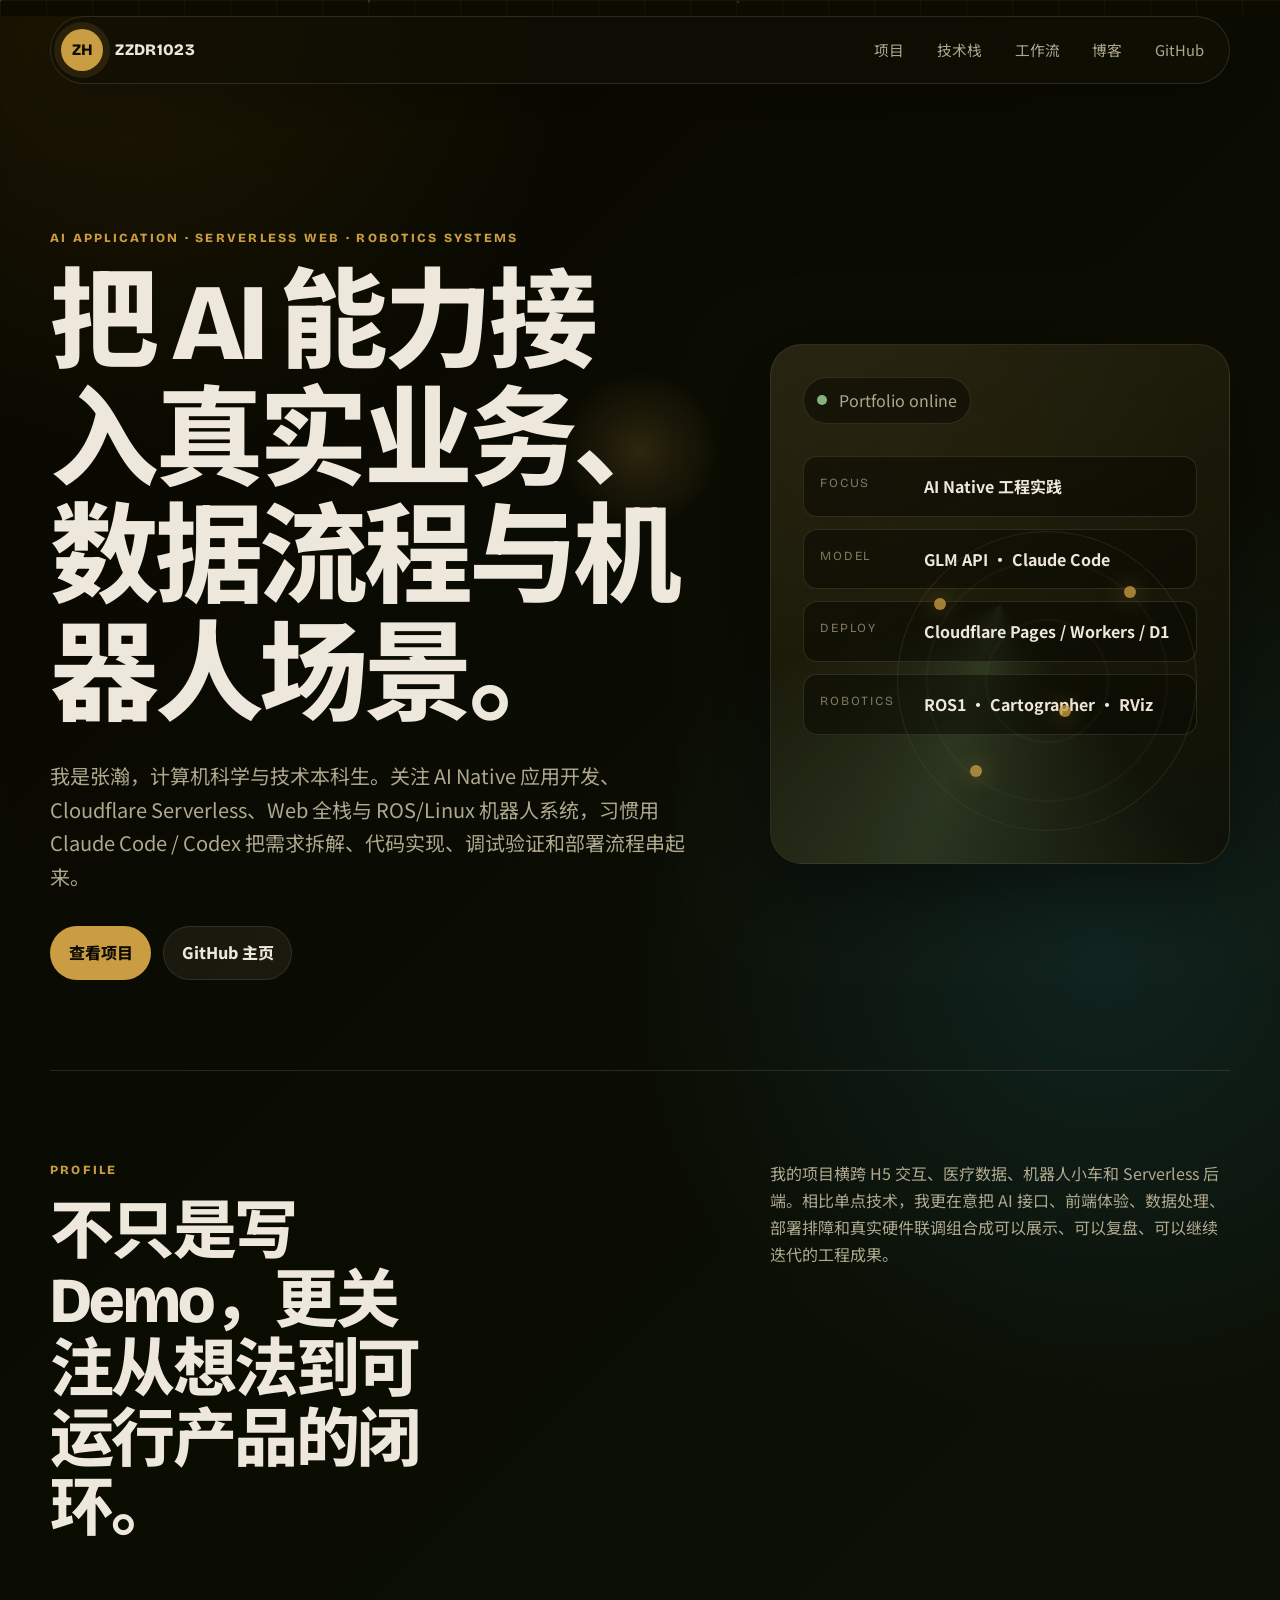
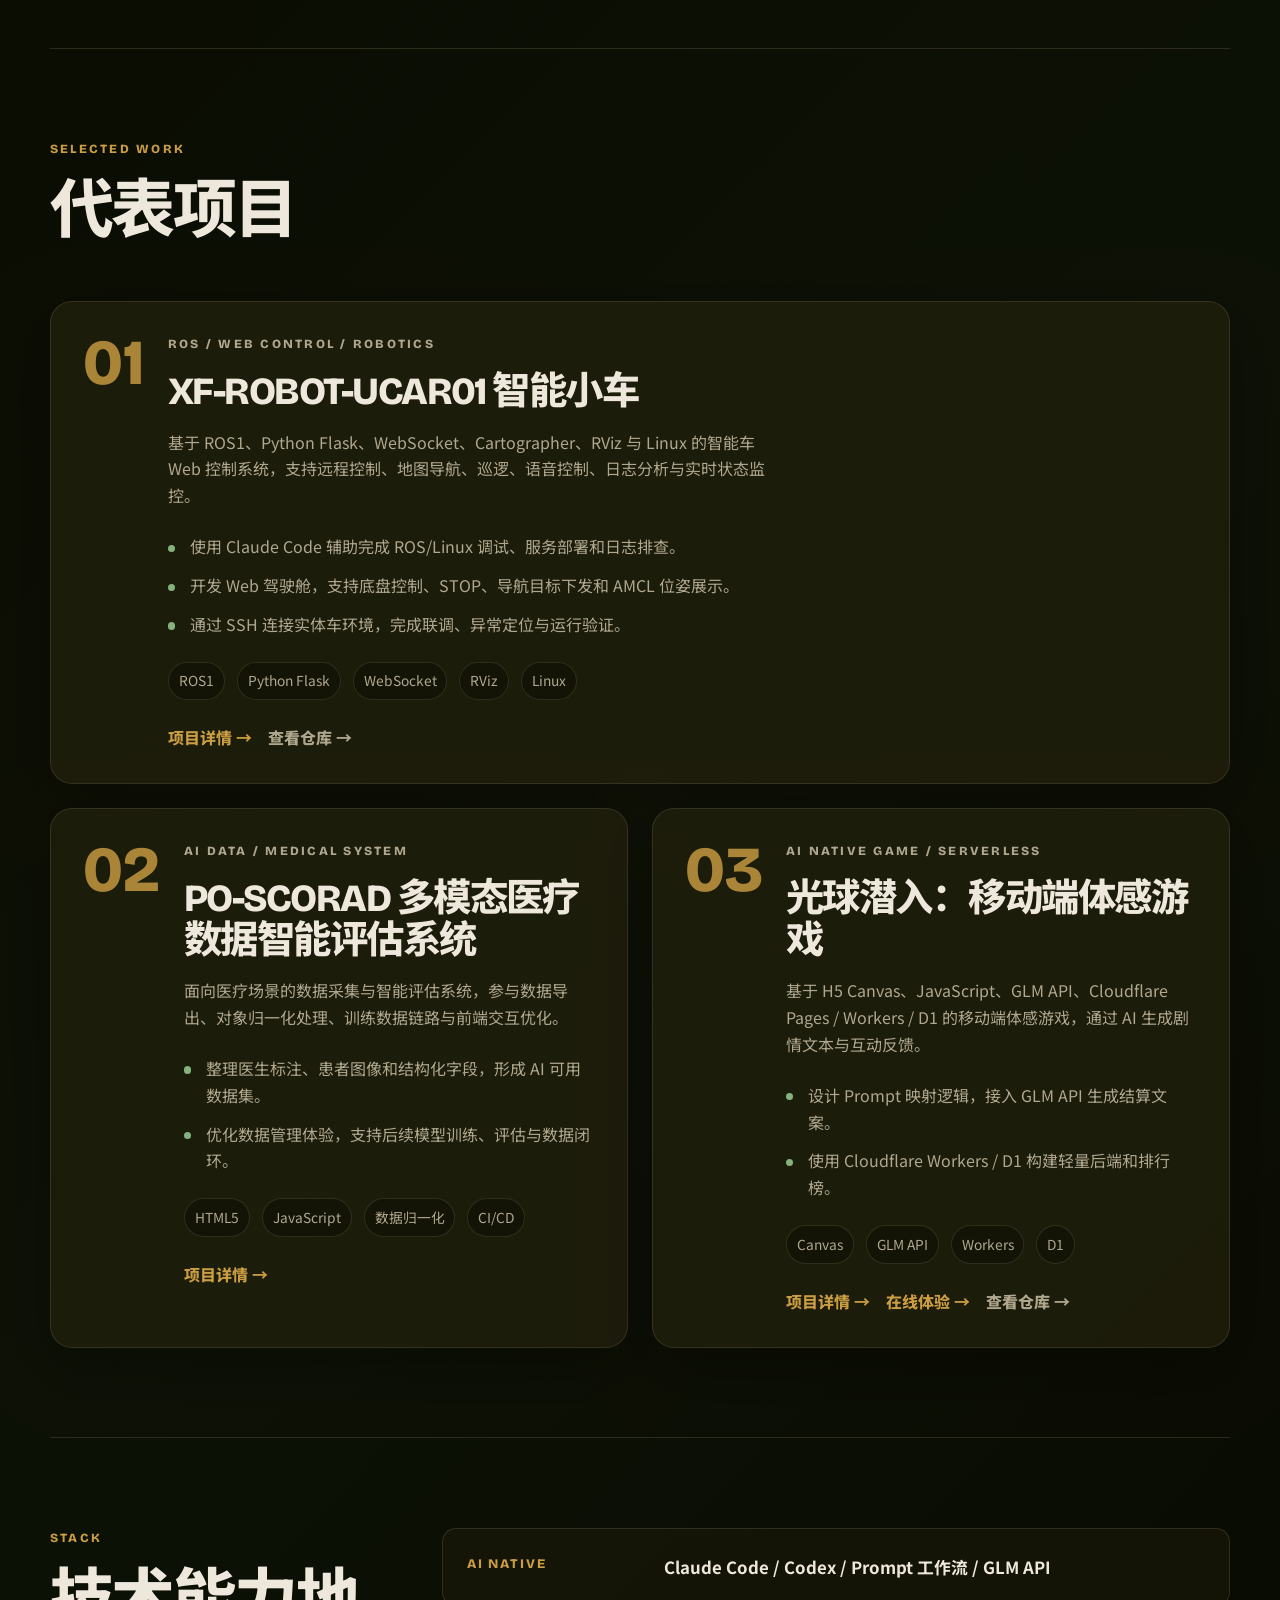
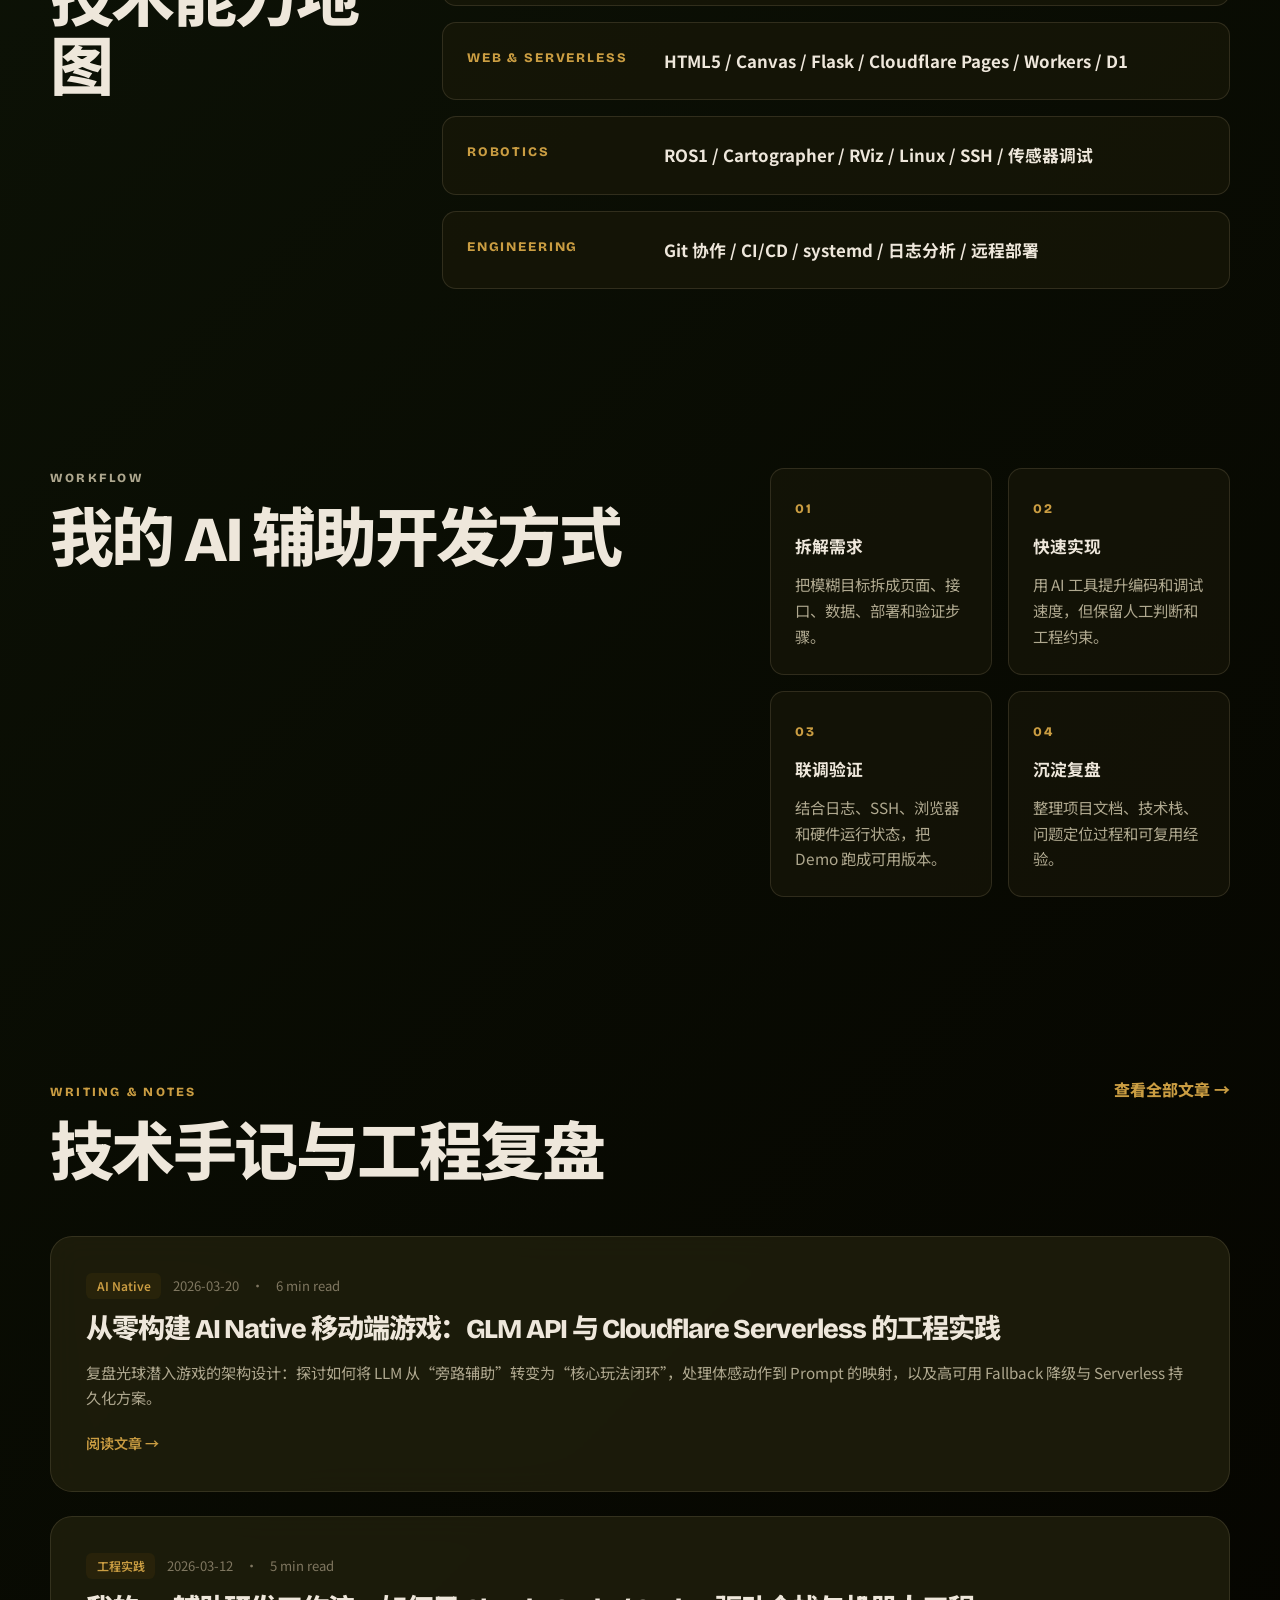
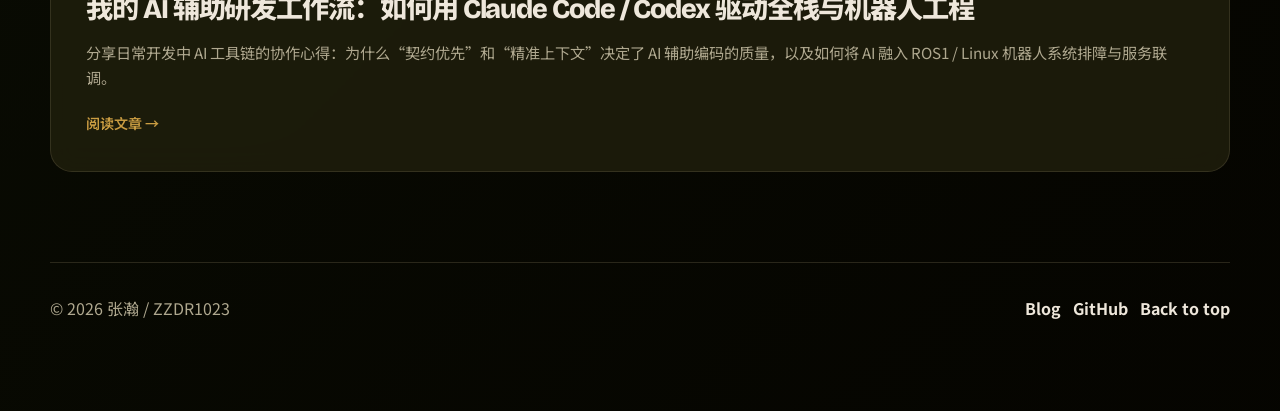
<file: index.html>
<!DOCTYPE html>
<html lang="zh-CN">
<head>
  <meta charset="UTF-8">
  <meta name="viewport" content="width=device-width, initial-scale=1.0">
  <meta name="description" content="张瀚 / ZZDR1023 的 AI Native、Serverless Web 与 ROS 机器人系统作品集。">
  <meta name="author" content="张瀚">
  <meta property="og:type" content="website">
  <meta property="og:title" content="张瀚 / ZZDR1023 - AI Native Portfolio">
  <meta property="og:description" content="把 AI 能力接入真实业务、数据流程与机器人硬件场景。">
  <meta property="og:url" content="https://zzdr1023.github.io/">
  <title>张瀚 / ZZDR1023 · AI Native Portfolio</title>
  <script>document.documentElement.classList.add('js');</script>
  <link rel="preconnect" href="https://fonts.googleapis.com">
  <link rel="preconnect" href="https://fonts.gstatic.com" crossorigin>
  <link href="https://fonts.googleapis.com/css2?family=Bricolage+Grotesque:wght@500;600;700;800&family=Noto+Sans+SC:wght@400;500;700;900&display=swap" rel="stylesheet">
  <link rel="stylesheet" href="/css/style.css">
</head>
<body>
  <div class="cursor-orb" aria-hidden="true"></div>
  <canvas id="signal-canvas" aria-hidden="true"></canvas>
  <div class="page-shell">
    <header class="site-header is-visible" data-reveal>
      <a class="brand" href="#top" aria-label="回到首页">
        <span class="brand-mark">ZH</span>
        <span>ZZDR1023</span>
      </a>
      <nav class="site-nav" aria-label="主导航">
        <a href="#projects">项目</a>
        <a href="#stack">技术栈</a>
        <a href="#workflow">工作流</a>
        <a href="/blog/">博客</a>
        <a href="https://github.com/ZZDR1023" target="_blank" rel="noreferrer">GitHub</a>
      </nav>
    </header>

    <main id="top">
      <section class="hero section-grid">
        <div class="hero-copy is-visible" data-reveal>
          <p class="eyebrow">AI APPLICATION · SERVERLESS WEB · ROBOTICS SYSTEMS</p>
          <h1>把 AI 能力接入真实业务、数据流程与机器人场景。</h1>
          <p class="hero-lede">
            我是张瀚，计算机科学与技术本科生。关注 AI Native 应用开发、Cloudflare Serverless、Web 全栈与 ROS/Linux 机器人系统，习惯用 Claude Code / Codex 把需求拆解、代码实现、调试验证和部署流程串起来。
          </p>
          <div class="hero-actions" aria-label="主要链接">
            <a class="button primary" href="#projects">查看项目</a>
            <a class="button secondary" href="https://github.com/ZZDR1023" target="_blank" rel="noreferrer">GitHub 主页</a>
          </div>
        </div>

        <aside class="hero-panel is-visible" data-reveal>
          <div class="panel-status">
            <span class="pulse-dot"></span>
            <span>Portfolio online</span>
          </div>
          <div class="terminal-card" aria-label="能力概览">
            <div class="terminal-line"><span>focus</span><strong>AI Native 工程实践</strong></div>
            <div class="terminal-line"><span>model</span><strong>GLM API · Claude Code</strong></div>
            <div class="terminal-line"><span>deploy</span><strong>Cloudflare Pages / Workers / D1</strong></div>
            <div class="terminal-line"><span>robotics</span><strong>ROS1 · Cartographer · RViz</strong></div>
          </div>
          <div class="signal-map">
            <span style="--x: 12%; --y: 22%; --d: 0s"></span>
            <span style="--x: 76%; --y: 18%; --d: .35s"></span>
            <span style="--x: 54%; --y: 58%; --d: .7s"></span>
            <span style="--x: 24%; --y: 78%; --d: 1.05s"></span>
          </div>
        </aside>
      </section>

      <section class="section intro" data-reveal>
        <div>
          <p class="section-kicker">Profile</p>
          <h2>不只是写 Demo，更关注从想法到可运行产品的闭环。</h2>
        </div>
        <p>
          我的项目横跨 H5 交互、医疗数据、机器人小车和 Serverless 后端。相比单点技术，我更在意把 AI 接口、前端体验、数据处理、部署排障和真实硬件联调组合成可以展示、可以复盘、可以继续迭代的工程成果。
        </p>
      </section>

      <section class="section" id="projects">
        <div class="section-heading" data-reveal>
          <p class="section-kicker">Selected Work</p>
          <h2>代表项目</h2>
        </div>

        <div class="project-stack">
          <article class="project-card large" data-reveal>
            <div class="project-index">01</div>
            <div class="project-content">
              <p class="project-type">ROS / Web Control / Robotics</p>
              <h3>XF-ROBOT-UCAR01 智能小车</h3>
              <p>
                基于 ROS1、Python Flask、WebSocket、Cartographer、RViz 与 Linux 的智能车 Web 控制系统，支持远程控制、地图导航、巡逻、语音控制、日志分析与实时状态监控。
              </p>
              <ul class="clean-list">
                <li>使用 Claude Code 辅助完成 ROS/Linux 调试、服务部署和日志排查。</li>
                <li>开发 Web 驾驶舱，支持底盘控制、STOP、导航目标下发和 AMCL 位姿展示。</li>
                <li>通过 SSH 连接实体车环境，完成联调、异常定位与运行验证。</li>
              </ul>
              <div class="tag-row">
                <span>ROS1</span><span>Python Flask</span><span>WebSocket</span><span>RViz</span><span>Linux</span>
              </div>
              <div class="project-links">
                <a class="text-link" href="/projects/ucar.html">项目详情 →</a>
                <a class="text-link muted-link" href="https://github.com/ZZDR1023/ucar_web_control" target="_blank" rel="noreferrer">查看仓库 →</a>
              </div>
            </div>
          </article>

          <article class="project-card" data-reveal>
            <div class="project-index">02</div>
            <div class="project-content">
              <p class="project-type">AI Data / Medical System</p>
              <h3>PO-SCORAD 多模态医疗数据智能评估系统</h3>
              <p>
                面向医疗场景的数据采集与智能评估系统，参与数据导出、对象归一化处理、训练数据链路与前端交互优化。
              </p>
              <ul class="clean-list">
                <li>整理医生标注、患者图像和结构化字段，形成 AI 可用数据集。</li>
                <li>优化数据管理体验，支持后续模型训练、评估与数据闭环。</li>
              </ul>
              <div class="tag-row"><span>HTML5</span><span>JavaScript</span><span>数据归一化</span><span>CI/CD</span></div>
              <a class="text-link" href="/projects/po-scorad.html">项目详情 →</a>
            </div>
          </article>

          <article class="project-card" data-reveal>
            <div class="project-index">03</div>
            <div class="project-content">
              <p class="project-type">AI Native Game / Serverless</p>
              <h3>光球潜入：移动端体感游戏</h3>
              <p>
                基于 H5 Canvas、JavaScript、GLM API、Cloudflare Pages / Workers / D1 的移动端体感游戏，通过 AI 生成剧情文本与互动反馈。
              </p>
              <ul class="clean-list">
                <li>设计 Prompt 映射逻辑，接入 GLM API 生成结算文案。</li>
                <li>使用 Cloudflare Workers / D1 构建轻量后端和排行榜。</li>
              </ul>
              <div class="tag-row"><span>Canvas</span><span>GLM API</span><span>Workers</span><span>D1</span></div>
              <div class="project-links">
                <a class="text-link" href="/projects/cyber-infiltration.html">项目详情 →</a>
                <a class="text-link" href="https://cyber-infiltration.pages.dev/" target="_blank" rel="noreferrer">在线体验 →</a>
                <a class="text-link muted-link" href="https://github.com/ZZDR1023/cyber-infiltration" target="_blank" rel="noreferrer">查看仓库 →</a>
              </div>
            </div>
          </article>
        </div>
      </section>

      <section class="section capability-grid" id="stack">
        <div class="section-heading" data-reveal>
          <p class="section-kicker">Stack</p>
          <h2>技术能力地图</h2>
        </div>
        <div class="capability-list">
          <div class="capability" data-reveal><span>AI Native</span><strong>Claude Code / Codex / Prompt 工作流 / GLM API</strong></div>
          <div class="capability" data-reveal><span>Web & Serverless</span><strong>HTML5 / Canvas / Flask / Cloudflare Pages / Workers / D1</strong></div>
          <div class="capability" data-reveal><span>Robotics</span><strong>ROS1 / Cartographer / RViz / Linux / SSH / 传感器调试</strong></div>
          <div class="capability" data-reveal><span>Engineering</span><strong>Git 协作 / CI/CD / systemd / 日志分析 / 远程部署</strong></div>
        </div>
      </section>

      <section class="section workflow" id="workflow" data-reveal>
        <div>
          <p class="section-kicker">Workflow</p>
          <h2>我的 AI 辅助开发方式</h2>
        </div>
        <div class="workflow-steps">
          <div><span>01</span><strong>拆解需求</strong><p>把模糊目标拆成页面、接口、数据、部署和验证步骤。</p></div>
          <div><span>02</span><strong>快速实现</strong><p>用 AI 工具提升编码和调试速度，但保留人工判断和工程约束。</p></div>
          <div><span>03</span><strong>联调验证</strong><p>结合日志、SSH、浏览器和硬件运行状态，把 Demo 跑成可用版本。</p></div>
          <div><span>04</span><strong>沉淀复盘</strong><p>整理项目文档、技术栈、问题定位过程和可复用经验。</p></div>
        </div>
      </section>

      <section class="section" id="writing" data-reveal>
        <div style="display: flex; justify-content: space-between; align-items: baseline; flex-wrap: wrap; gap: 1rem; margin-bottom: 2rem;">
          <div>
            <p class="section-kicker">Writing & Notes</p>
            <h2>技术手记与工程复盘</h2>
          </div>
          <a class="text-link" href="/blog/">查看全部文章 →</a>
        </div>
        <div class="articles-grid">
          <a class="article-card" href="/blog/posts/2026-03-ai-native-game-practice.html">
            <div class="article-meta">
              <span class="article-badge">AI Native</span>
              <span>2026-03-20</span>
              <span>·</span>
              <span>6 min read</span>
            </div>
            <h2>从零构建 AI Native 移动端游戏：GLM API 与 Cloudflare Serverless 的工程实践</h2>
            <p class="article-excerpt">
              复盘光球潜入游戏的架构设计：探讨如何将 LLM 从“旁路辅助”转变为“核心玩法闭环”，处理体感动作到 Prompt 的映射，以及高可用 Fallback 降级与 Serverless 持久化方案。
            </p>
            <span class="article-action">阅读文章 →</span>
          </a>

          <a class="article-card" href="/blog/posts/2026-03-ai-assisted-engineering-workflow.html">
            <div class="article-meta">
              <span class="article-badge">工程实践</span>
              <span>2026-03-12</span>
              <span>·</span>
              <span>5 min read</span>
            </div>
            <h2>我的 AI 辅助研发工作流：如何用 Claude Code / Codex 驱动全栈与机器人工程</h2>
            <p class="article-excerpt">
              分享日常开发中 AI 工具链的协作心得：为什么“契约优先”和“精准上下文”决定了 AI 辅助编码的质量，以及如何将 AI 融入 ROS1 / Linux 机器人系统排障与服务联调。
            </p>
            <span class="article-action">阅读文章 →</span>
          </a>
        </div>
      </section>
    </main>

    <footer class="site-footer" data-reveal>
      <p>© 2026 张瀚 / ZZDR1023</p>
      <div>
        <a href="/blog/">Blog</a>
        <a href="https://github.com/ZZDR1023" target="_blank" rel="noreferrer">GitHub</a>
        <a href="#top">Back to top</a>
      </div>
    </footer>
  </div>

  <script>
    (() => {
      const canvas = document.getElementById('signal-canvas');
      if (!canvas) return;
      const context = canvas.getContext('2d');
      const prefersReducedMotion = window.matchMedia('(prefers-reduced-motion: reduce)').matches;
      let width = 0;
      let height = 0;
      let points = [];

      function resizeCanvas() {
        const scale = window.devicePixelRatio || 1;
        width = window.innerWidth;
        height = window.innerHeight;
        canvas.width = width * scale;
        canvas.height = height * scale;
        canvas.style.width = width + 'px';
        canvas.style.height = height + 'px';
        context.setTransform(scale, 0, 0, scale, 0, 0);
        points = Array.from({ length: Math.min(42, Math.floor(width / 32)) }, (_, index) => ({
          x: (index * 97) % width,
          y: (index * 53) % height,
          vx: ((index % 5) - 2) * 0.12,
          vy: (((index + 2) % 5) - 2) * 0.1
        }));
      }

      function drawSignals() {
        context.clearRect(0, 0, width, height);
        context.fillStyle = 'rgba(190, 166, 112, 0.55)';
        context.strokeStyle = 'rgba(120, 145, 125, 0.2)';
        context.lineWidth = 1;

        points.forEach((point, index) => {
          if (!prefersReducedMotion) {
            point.x += point.vx;
            point.y += point.vy;
            if (point.x < 0 || point.x > width) point.vx *= -1;
            if (point.y < 0 || point.y > height) point.vy *= -1;
          }

          context.beginPath();
          context.arc(point.x, point.y, index % 3 === 0 ? 1.8 : 1.2, 0, Math.PI * 2);
          context.fill();

          for (let nextIndex = index + 1; nextIndex < points.length; nextIndex += 1) {
            const next = points[nextIndex];
            const distance = Math.hypot(point.x - next.x, point.y - next.y);
            if (distance < 150) {
              context.globalAlpha = 1 - distance / 150;
              context.beginPath();
              context.moveTo(point.x, point.y);
              context.lineTo(next.x, next.y);
              context.stroke();
              context.globalAlpha = 1;
            }
          }
        });

        if (!prefersReducedMotion) requestAnimationFrame(drawSignals);
      }

      resizeCanvas();
      drawSignals();
      window.addEventListener('resize', resizeCanvas);
    })();
  </script>
  <script src="/js/portfolio.js"></script>
</body>
</html>
</file>
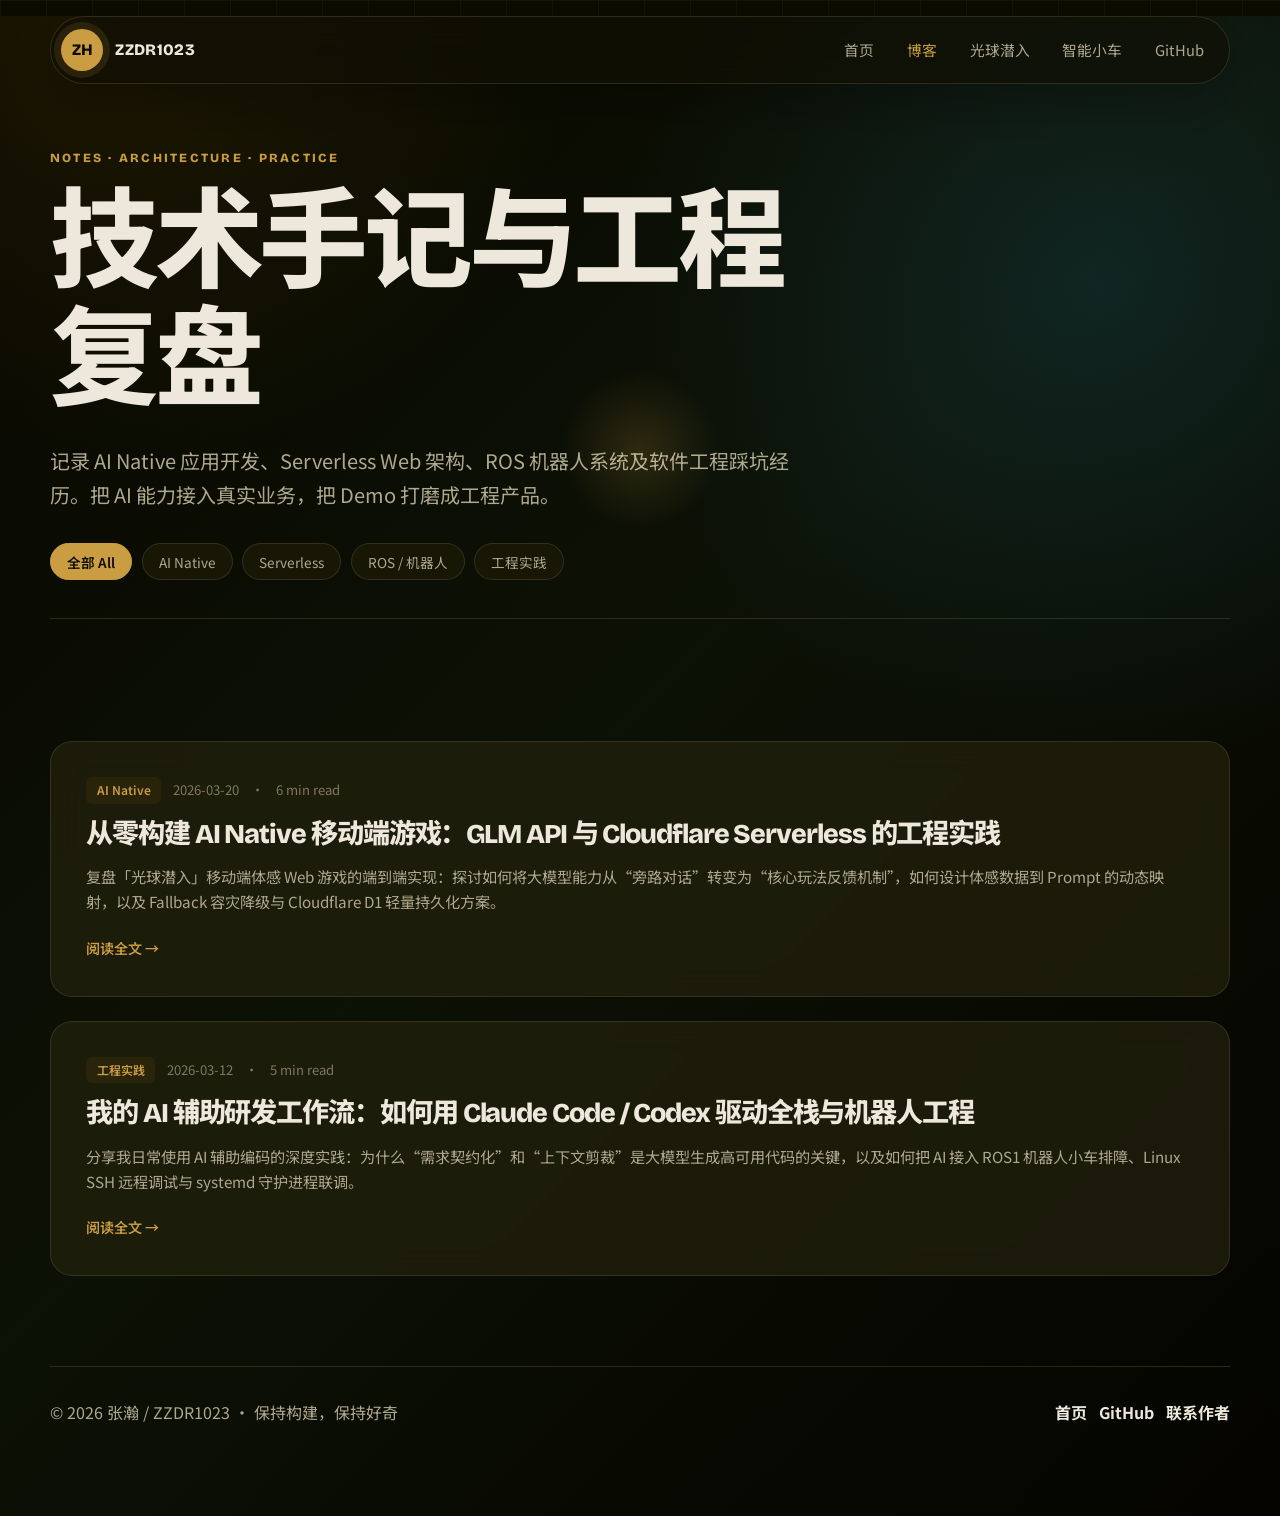
<file: blog/index.html>
<!DOCTYPE html>
<html lang="zh-CN">
<head>
  <meta charset="UTF-8">
  <meta name="viewport" content="width=device-width, initial-scale=1.0">
  <meta name="description" content="张瀚 / ZZDR1023 的技术博客：记录 AI Native 应用开发、Serverless 架构、ROS 机器人系统与软件工程实践。">
  <title>博客与工程手记 · ZZDR1023</title>
  <script>document.documentElement.classList.add('js');</script>
  <link rel="preconnect" href="https://fonts.googleapis.com">
  <link rel="preconnect" href="https://fonts.gstatic.com" crossorigin>
  <link href="https://fonts.googleapis.com/css2?family=Bricolage+Grotesque:wght@500;600;700;800&family=Noto+Sans+SC:wght@400;500;700;900&display=swap" rel="stylesheet">
  <link rel="stylesheet" href="/css/style.css">
</head>
<body>
  <div class="cursor-orb" aria-hidden="true"></div>
  <div class="page-shell detail-shell">
    <header class="site-header is-visible" data-reveal>
      <a class="brand" href="/"><span class="brand-mark">ZH</span><span>ZZDR1023</span></a>
      <nav class="site-nav" aria-label="博客导航">
        <a href="/">首页</a>
        <a href="/blog/" style="color: var(--brass);">博客</a>
        <a href="/projects/cyber-infiltration.html">光球潜入</a>
        <a href="/projects/ucar.html">智能小车</a>
        <a href="https://github.com/ZZDR1023" target="_blank" rel="noreferrer">GitHub</a>
      </nav>
    </header>

    <main>
      <section class="blog-hero is-visible" data-reveal>
        <p class="eyebrow">NOTES · ARCHITECTURE · PRACTICE</p>
        <h1>技术手记与工程复盘</h1>
        <p class="hero-lede">
          记录 AI Native 应用开发、Serverless Web 架构、ROS 机器人系统及软件工程踩坑经历。把 AI 能力接入真实业务，把 Demo 打磨成工程产品。
        </p>

        <!-- 标签筛选栏 -->
        <div class="filter-bar">
          <button class="filter-pill is-active" data-tag="all">全部 All</button>
          <button class="filter-pill" data-tag="ai-native">AI Native</button>
          <button class="filter-pill" data-tag="serverless">Serverless</button>
          <button class="filter-pill" data-tag="robotics">ROS / 机器人</button>
          <button class="filter-pill" data-tag="engineering">工程实践</button>
        </div>
      </section>

      <section class="section" data-reveal>
        <div class="articles-grid">

          <!-- 文章 1 -->
          <a class="article-card" href="/blog/posts/2026-03-ai-native-game-practice.html" data-tags="ai-native serverless engineering">
            <div class="article-meta">
              <span class="article-badge">AI Native</span>
              <span>2026-03-20</span>
              <span>·</span>
              <span>6 min read</span>
            </div>
            <h2>从零构建 AI Native 移动端游戏：GLM API 与 Cloudflare Serverless 的工程实践</h2>
            <p class="article-excerpt">
              复盘「光球潜入」移动端体感 Web 游戏的端到端实现：探讨如何将大模型能力从“旁路对话”转变为“核心玩法反馈机制”，如何设计体感数据到 Prompt 的动态映射，以及 Fallback 容灾降级与 Cloudflare D1 轻量持久化方案。
            </p>
            <span class="article-action">阅读全文 →</span>
          </a>

          <!-- 文章 2 -->
          <a class="article-card" href="/blog/posts/2026-03-ai-assisted-engineering-workflow.html" data-tags="ai-native robotics engineering">
            <div class="article-meta">
              <span class="article-badge">工程实践</span>
              <span>2026-03-12</span>
              <span>·</span>
              <span>5 min read</span>
            </div>
            <h2>我的 AI 辅助研发工作流：如何用 Claude Code / Codex 驱动全栈与机器人工程</h2>
            <p class="article-excerpt">
              分享我日常使用 AI 辅助编码的深度实践：为什么“需求契约化”和“上下文剪裁”是大模型生成高可用代码的关键，以及如何把 AI 接入 ROS1 机器人小车排障、Linux SSH 远程调试与 systemd 守护进程联调。
            </p>
            <span class="article-action">阅读全文 →</span>
          </a>

        </div>
      </section>
    </main>

    <footer class="site-footer" data-reveal>
      <p>© 2026 张瀚 / ZZDR1023 · 保持构建，保持好奇</p>
      <div>
        <a href="/">首页</a>
        <a href="https://github.com/ZZDR1023" target="_blank" rel="noreferrer">GitHub</a>
        <a href="mailto:2774877132@qq.com">联系作者</a>
      </div>
    </footer>
  </div>

  <script src="/js/portfolio.js"></script>
</body>
</html>
</file>
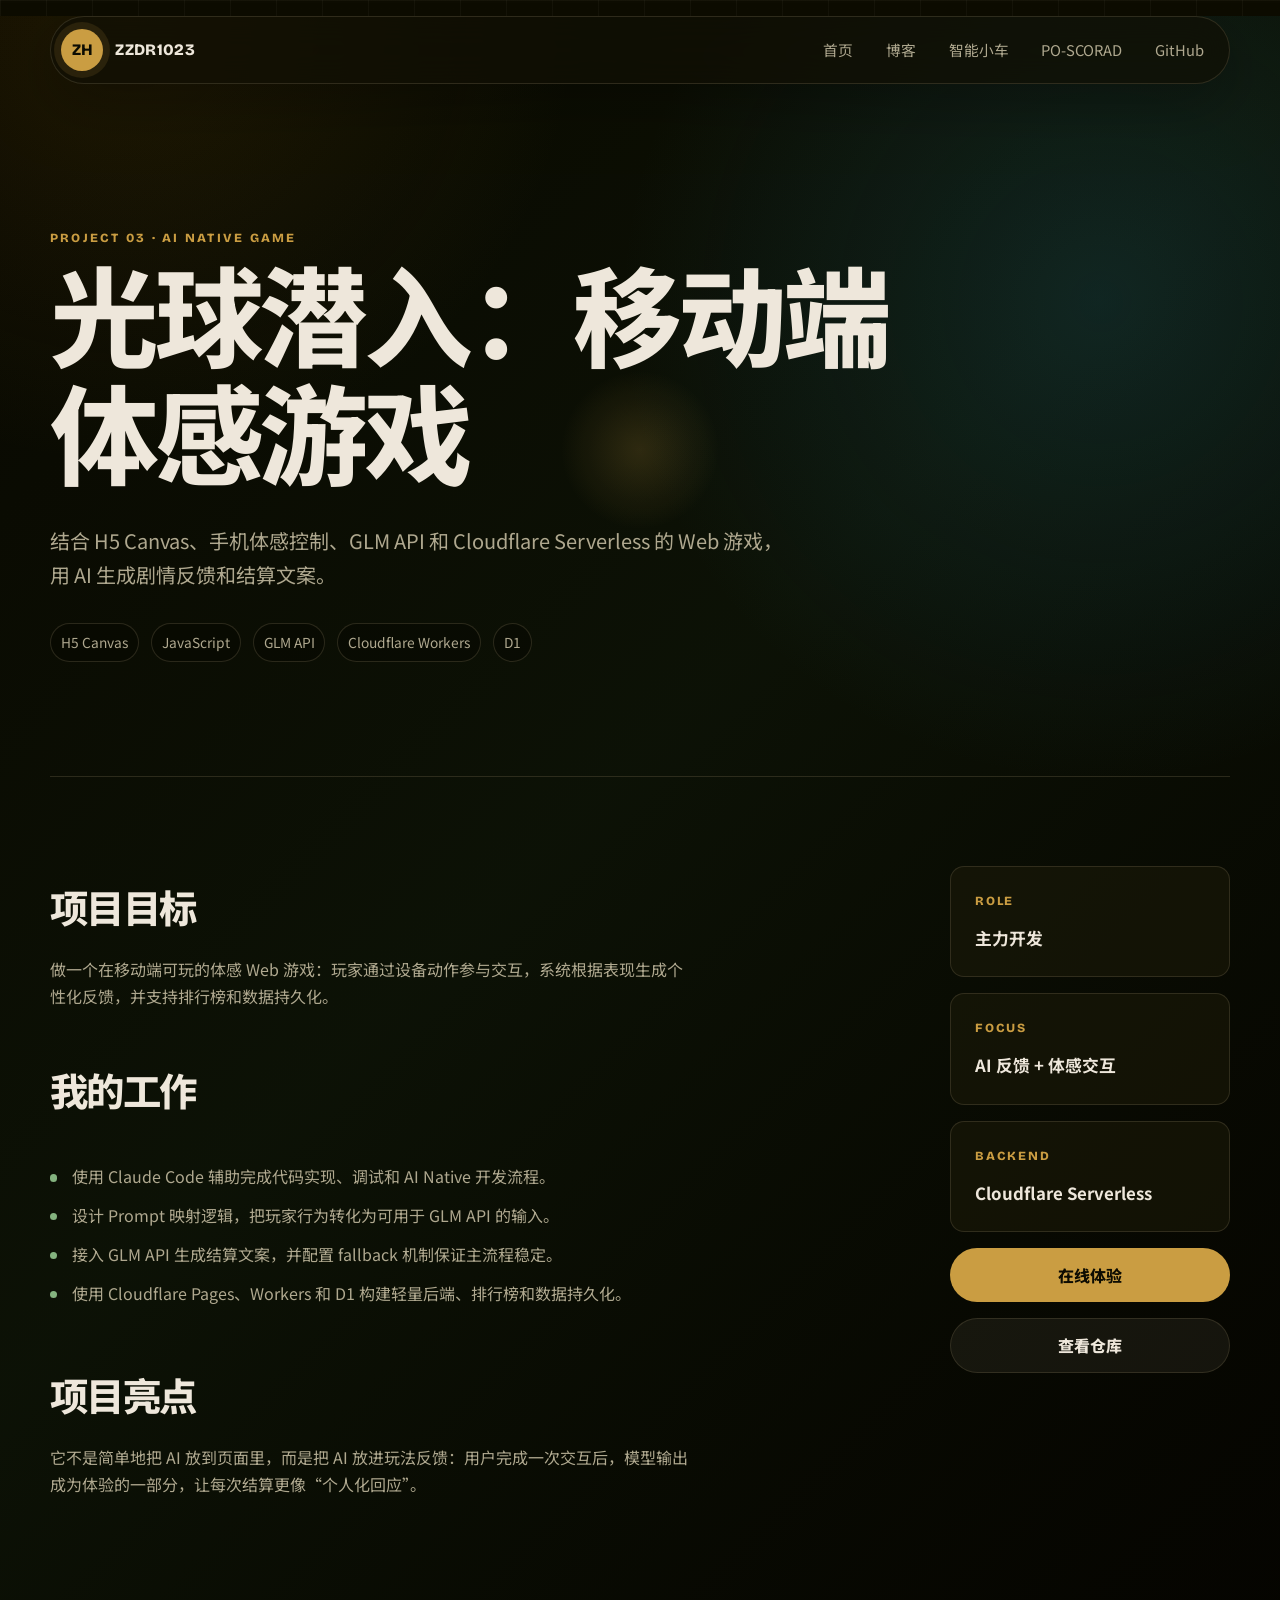
<file: projects/cyber-infiltration.html>
<!DOCTYPE html>
<html lang="zh-CN">
<head>
  <meta charset="UTF-8">
  <meta name="viewport" content="width=device-width, initial-scale=1.0">
  <meta name="description" content="光球潜入 AI Native 移动端体感游戏项目详情：H5 Canvas、GLM API 与 Cloudflare Serverless。">
  <title>光球潜入 · 项目详情</title>
  <script>document.documentElement.classList.add('js');</script>
  <link rel="preconnect" href="https://fonts.googleapis.com">
  <link rel="preconnect" href="https://fonts.gstatic.com" crossorigin>
  <link href="https://fonts.googleapis.com/css2?family=Bricolage+Grotesque:wght@500;600;700;800&family=Noto+Sans+SC:wght@400;500;700;900&display=swap" rel="stylesheet">
  <link rel="stylesheet" href="/css/style.css">
</head>
<body>
  <div class="cursor-orb" aria-hidden="true"></div>
  <div class="page-shell detail-shell">
    <header class="site-header is-visible" data-reveal>
      <a class="brand" href="/"><span class="brand-mark">ZH</span><span>ZZDR1023</span></a>
      <nav class="site-nav" aria-label="项目导航">
        <a href="/">首页</a>
        <a href="/blog/">博客</a>
        <a href="/projects/ucar.html">智能小车</a>
        <a href="/projects/po-scorad.html">PO-SCORAD</a>
        <a href="https://github.com/ZZDR1023/cyber-infiltration" target="_blank" rel="noreferrer">GitHub</a>
      </nav>
    </header>

    <main>
      <section class="detail-hero" data-reveal>
        <p class="eyebrow">PROJECT 03 · AI NATIVE GAME</p>
        <h1>光球潜入：移动端体感游戏</h1>
        <p class="hero-lede">结合 H5 Canvas、手机体感控制、GLM API 和 Cloudflare Serverless 的 Web 游戏，用 AI 生成剧情反馈和结算文案。</p>
        <div class="tag-row"><span>H5 Canvas</span><span>JavaScript</span><span>GLM API</span><span>Cloudflare Workers</span><span>D1</span></div>
      </section>

      <section class="detail-layout section">
        <article class="detail-main" data-reveal>
          <h2>项目目标</h2>
          <p>做一个在移动端可玩的体感 Web 游戏：玩家通过设备动作参与交互，系统根据表现生成个性化反馈，并支持排行榜和数据持久化。</p>

          <h2>我的工作</h2>
          <ul class="clean-list">
            <li>使用 Claude Code 辅助完成代码实现、调试和 AI Native 开发流程。</li>
            <li>设计 Prompt 映射逻辑，把玩家行为转化为可用于 GLM API 的输入。</li>
            <li>接入 GLM API 生成结算文案，并配置 fallback 机制保证主流程稳定。</li>
            <li>使用 Cloudflare Pages、Workers 和 D1 构建轻量后端、排行榜和数据持久化。</li>
          </ul>

          <h2>项目亮点</h2>
          <p>它不是简单地把 AI 放到页面里，而是把 AI 放进玩法反馈：用户完成一次交互后，模型输出成为体验的一部分，让每次结算更像“个人化回应”。</p>
        </article>

        <aside class="detail-aside" data-reveal>
          <div class="metric-card"><span>Role</span><strong>主力开发</strong></div>
          <div class="metric-card"><span>Focus</span><strong>AI 反馈 + 体感交互</strong></div>
          <div class="metric-card"><span>Backend</span><strong>Cloudflare Serverless</strong></div>
          <a class="button primary" href="https://cyber-infiltration.pages.dev/" target="_blank" rel="noreferrer">在线体验</a>
          <a class="button secondary" href="https://github.com/ZZDR1023/cyber-infiltration" target="_blank" rel="noreferrer">查看仓库</a>
        </aside>
      </section>
    </main>
  </div>
  <script src="/js/portfolio.js"></script>
</body>
</html>
</file>
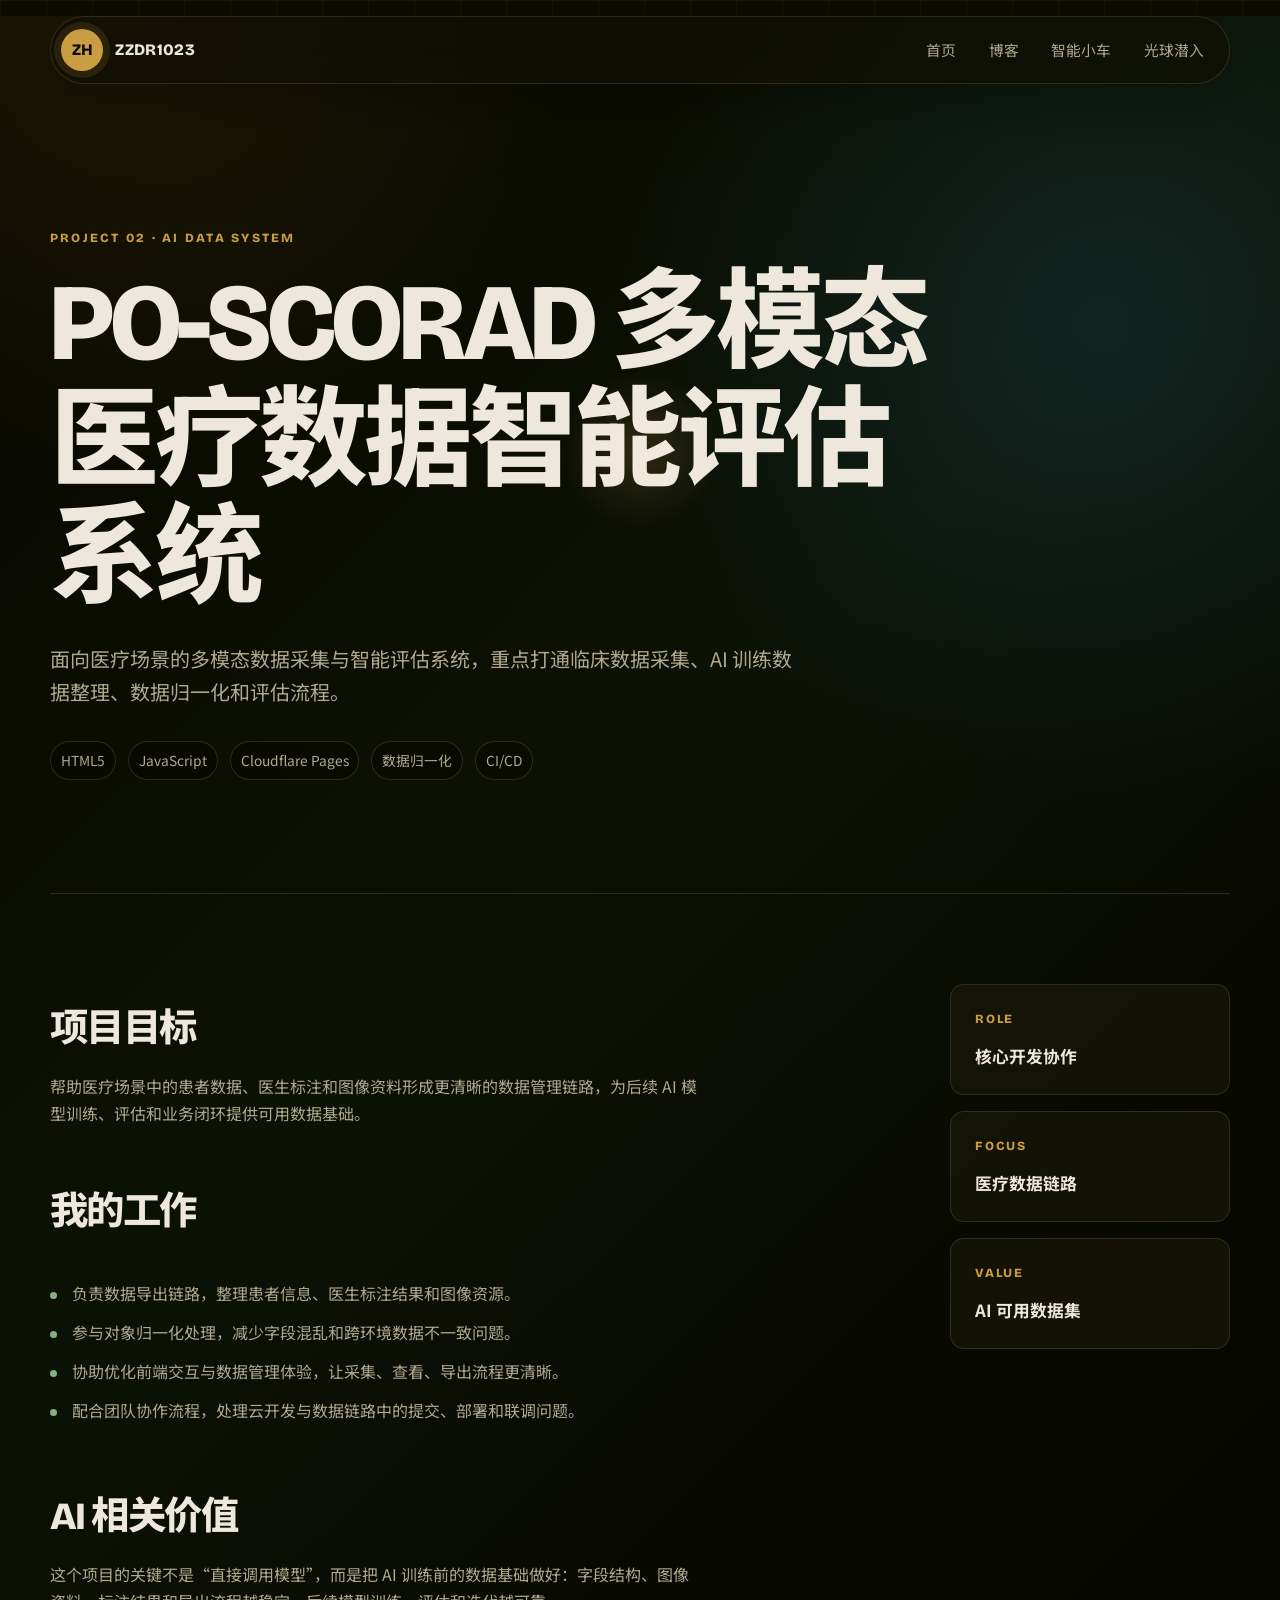
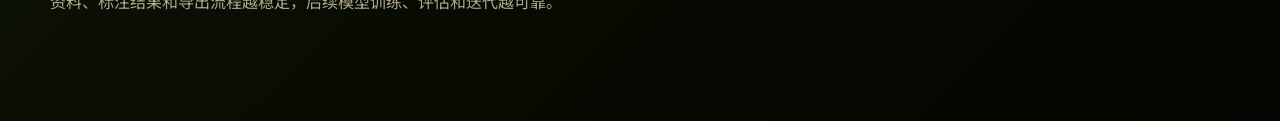
<file: projects/po-scorad.html>
<!DOCTYPE html>
<html lang="zh-CN">
<head>
  <meta charset="UTF-8">
  <meta name="viewport" content="width=device-width, initial-scale=1.0">
  <meta name="description" content="PO-SCORAD 多模态医疗数据智能评估系统项目详情：医疗数据采集、AI 训练数据整理与评估流程。">
  <title>PO-SCORAD · 项目详情</title>
  <script>document.documentElement.classList.add('js');</script>
  <link rel="preconnect" href="https://fonts.googleapis.com">
  <link rel="preconnect" href="https://fonts.gstatic.com" crossorigin>
  <link href="https://fonts.googleapis.com/css2?family=Bricolage+Grotesque:wght@500;600;700;800&family=Noto+Sans+SC:wght@400;500;700;900&display=swap" rel="stylesheet">
  <link rel="stylesheet" href="/css/style.css">
</head>
<body>
  <div class="cursor-orb" aria-hidden="true"></div>
  <div class="page-shell detail-shell">
    <header class="site-header is-visible" data-reveal>
      <a class="brand" href="/"><span class="brand-mark">ZH</span><span>ZZDR1023</span></a>
      <nav class="site-nav" aria-label="项目导航">
        <a href="/">首页</a>
        <a href="/blog/">博客</a>
        <a href="/projects/ucar.html">智能小车</a>
        <a href="/projects/cyber-infiltration.html">光球潜入</a>
      </nav>
    </header>

    <main>
      <section class="detail-hero" data-reveal>
        <p class="eyebrow">PROJECT 02 · AI DATA SYSTEM</p>
        <h1>PO-SCORAD 多模态医疗数据智能评估系统</h1>
        <p class="hero-lede">面向医疗场景的多模态数据采集与智能评估系统，重点打通临床数据采集、AI 训练数据整理、数据归一化和评估流程。</p>
        <div class="tag-row"><span>HTML5</span><span>JavaScript</span><span>Cloudflare Pages</span><span>数据归一化</span><span>CI/CD</span></div>
      </section>

      <section class="detail-layout section">
        <article class="detail-main" data-reveal>
          <h2>项目目标</h2>
          <p>帮助医疗场景中的患者数据、医生标注和图像资料形成更清晰的数据管理链路，为后续 AI 模型训练、评估和业务闭环提供可用数据基础。</p>

          <h2>我的工作</h2>
          <ul class="clean-list">
            <li>负责数据导出链路，整理患者信息、医生标注结果和图像资源。</li>
            <li>参与对象归一化处理，减少字段混乱和跨环境数据不一致问题。</li>
            <li>协助优化前端交互与数据管理体验，让采集、查看、导出流程更清晰。</li>
            <li>配合团队协作流程，处理云开发与数据链路中的提交、部署和联调问题。</li>
          </ul>

          <h2>AI 相关价值</h2>
          <p>这个项目的关键不是“直接调用模型”，而是把 AI 训练前的数据基础做好：字段结构、图像资料、标注结果和导出流程越稳定，后续模型训练、评估和迭代越可靠。</p>
        </article>

        <aside class="detail-aside" data-reveal>
          <div class="metric-card"><span>Role</span><strong>核心开发协作</strong></div>
          <div class="metric-card"><span>Focus</span><strong>医疗数据链路</strong></div>
          <div class="metric-card"><span>Value</span><strong>AI 可用数据集</strong></div>
        </aside>
      </section>
    </main>
  </div>
  <script src="/js/portfolio.js"></script>
</body>
</html>
</file>
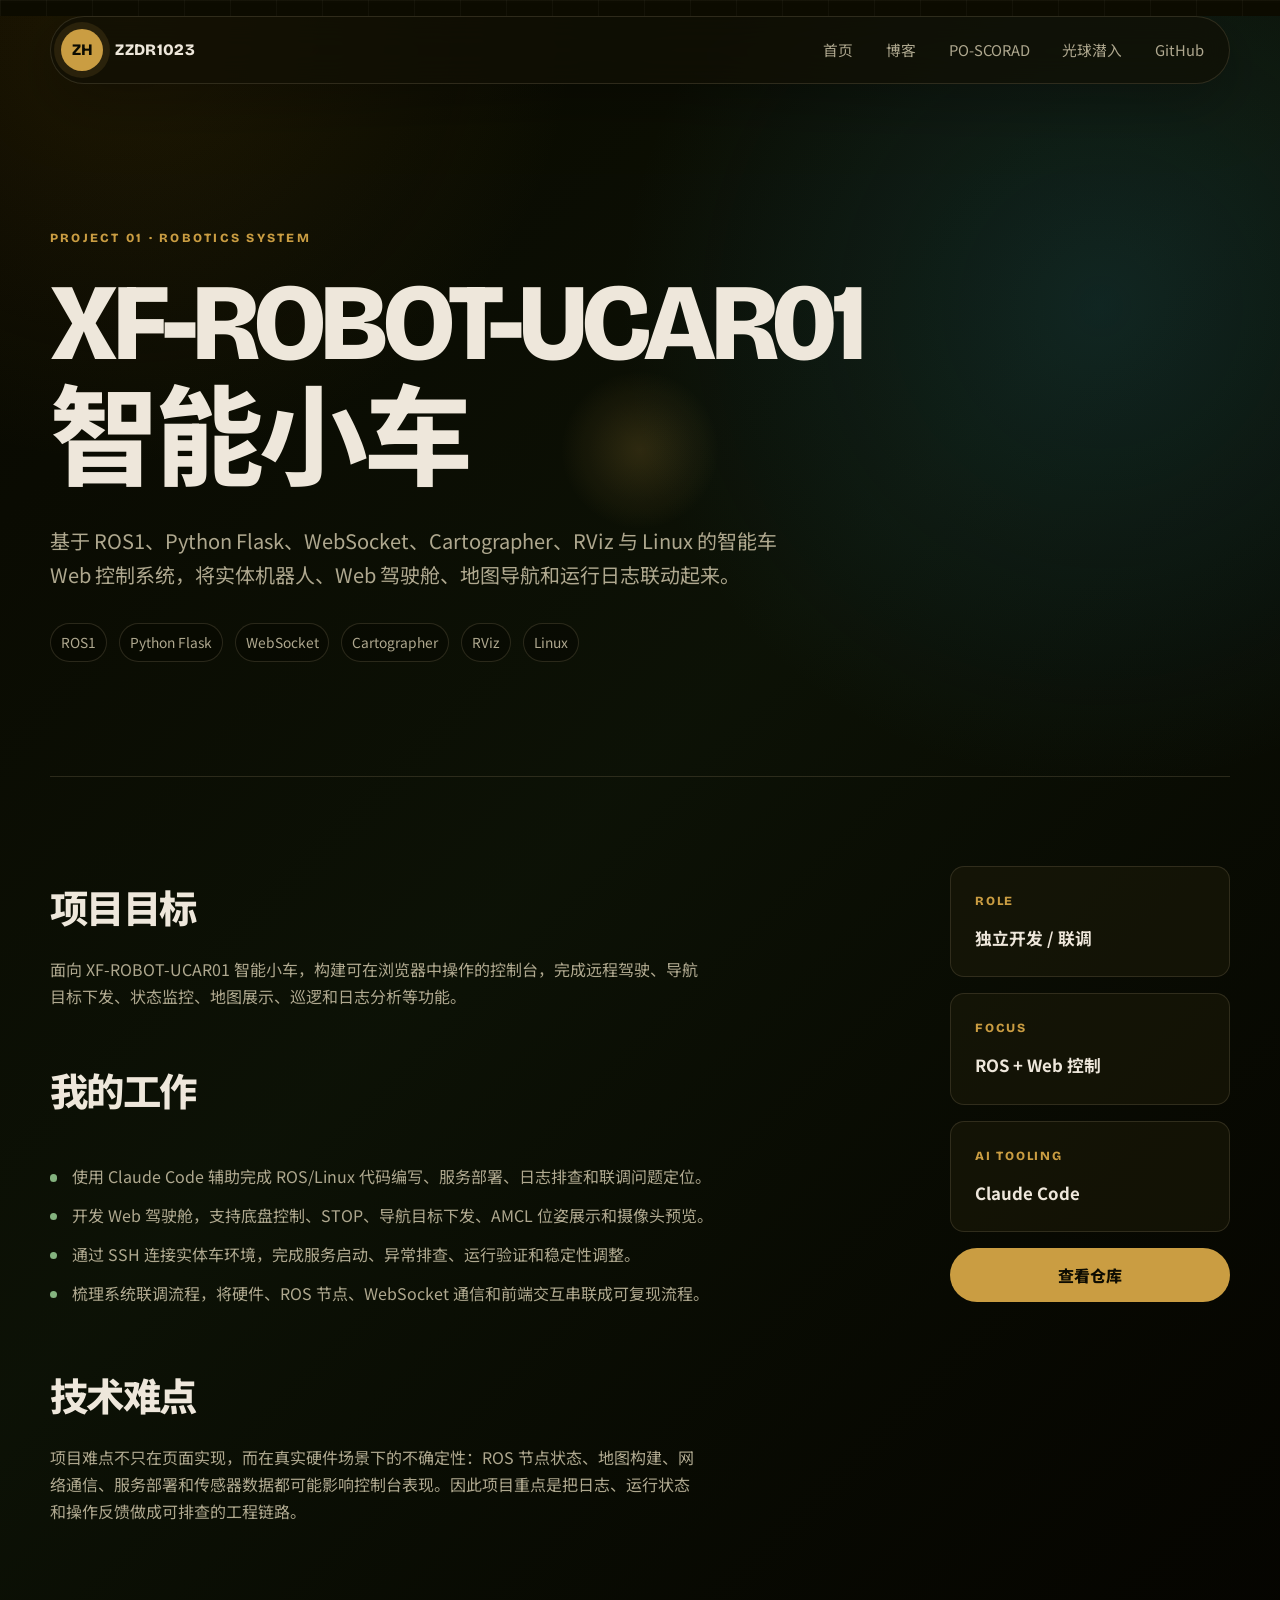
<file: projects/ucar.html>
<!DOCTYPE html>
<html lang="zh-CN">
<head>
  <meta charset="UTF-8">
  <meta name="viewport" content="width=device-width, initial-scale=1.0">
  <meta name="description" content="XF-ROBOT-UCAR01 智能小车项目详情：ROS、Web 控制、地图导航与 AI 辅助工程实践。">
  <title>XF-ROBOT-UCAR01 · 项目详情</title>
  <script>document.documentElement.classList.add('js');</script>
  <link rel="preconnect" href="https://fonts.googleapis.com">
  <link rel="preconnect" href="https://fonts.gstatic.com" crossorigin>
  <link href="https://fonts.googleapis.com/css2?family=Bricolage+Grotesque:wght@500;600;700;800&family=Noto+Sans+SC:wght@400;500;700;900&display=swap" rel="stylesheet">
  <link rel="stylesheet" href="/css/style.css">
</head>
<body>
  <div class="cursor-orb" aria-hidden="true"></div>
  <div class="page-shell detail-shell">
    <header class="site-header is-visible" data-reveal>
      <a class="brand" href="/">
        <span class="brand-mark">ZH</span>
        <span>ZZDR1023</span>
      </a>
      <nav class="site-nav" aria-label="项目导航">
        <a href="/">首页</a>
        <a href="/blog/">博客</a>
        <a href="/projects/po-scorad.html">PO-SCORAD</a>
        <a href="/projects/cyber-infiltration.html">光球潜入</a>
        <a href="https://github.com/ZZDR1023/ucar_web_control" target="_blank" rel="noreferrer">GitHub</a>
      </nav>
    </header>

    <main>
      <section class="detail-hero" data-reveal>
        <p class="eyebrow">PROJECT 01 · ROBOTICS SYSTEM</p>
        <h1>XF-ROBOT-UCAR01 智能小车</h1>
        <p class="hero-lede">基于 ROS1、Python Flask、WebSocket、Cartographer、RViz 与 Linux 的智能车 Web 控制系统，将实体机器人、Web 驾驶舱、地图导航和运行日志联动起来。</p>
        <div class="tag-row"><span>ROS1</span><span>Python Flask</span><span>WebSocket</span><span>Cartographer</span><span>RViz</span><span>Linux</span></div>
      </section>

      <section class="detail-layout section">
        <article class="detail-main" data-reveal>
          <h2>项目目标</h2>
          <p>面向 XF-ROBOT-UCAR01 智能小车，构建可在浏览器中操作的控制台，完成远程驾驶、导航目标下发、状态监控、地图展示、巡逻和日志分析等功能。</p>

          <h2>我的工作</h2>
          <ul class="clean-list">
            <li>使用 Claude Code 辅助完成 ROS/Linux 代码编写、服务部署、日志排查和联调问题定位。</li>
            <li>开发 Web 驾驶舱，支持底盘控制、STOP、导航目标下发、AMCL 位姿展示和摄像头预览。</li>
            <li>通过 SSH 连接实体车环境，完成服务启动、异常排查、运行验证和稳定性调整。</li>
            <li>梳理系统联调流程，将硬件、ROS 节点、WebSocket 通信和前端交互串联成可复现流程。</li>
          </ul>

          <h2>技术难点</h2>
          <p>项目难点不只在页面实现，而在真实硬件场景下的不确定性：ROS 节点状态、地图构建、网络通信、服务部署和传感器数据都可能影响控制台表现。因此项目重点是把日志、运行状态和操作反馈做成可排查的工程链路。</p>
        </article>

        <aside class="detail-aside" data-reveal>
          <div class="metric-card"><span>Role</span><strong>独立开发 / 联调</strong></div>
          <div class="metric-card"><span>Focus</span><strong>ROS + Web 控制</strong></div>
          <div class="metric-card"><span>AI Tooling</span><strong>Claude Code</strong></div>
          <a class="button primary" href="https://github.com/ZZDR1023/ucar_web_control" target="_blank" rel="noreferrer">查看仓库</a>
        </aside>
      </section>
    </main>
  </div>
  <script src="/js/portfolio.js"></script>
</body>
</html>
</file>
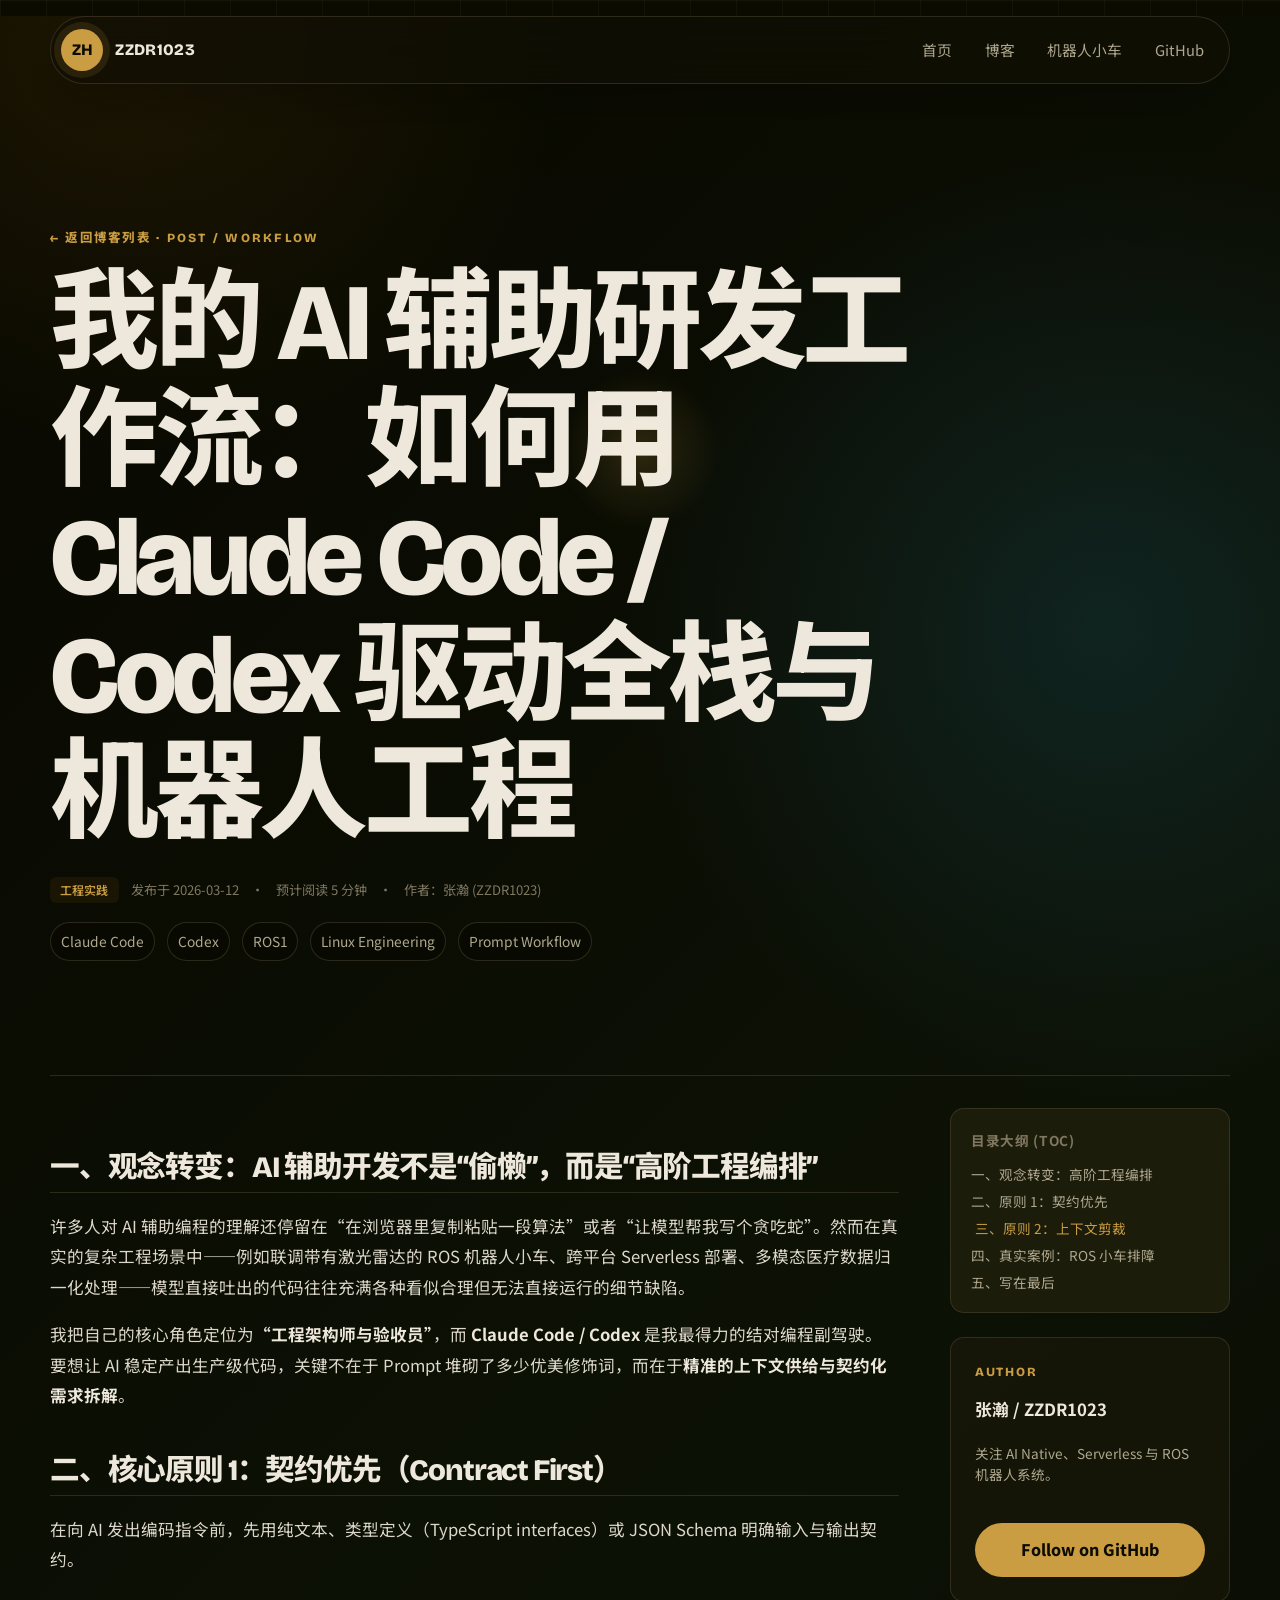
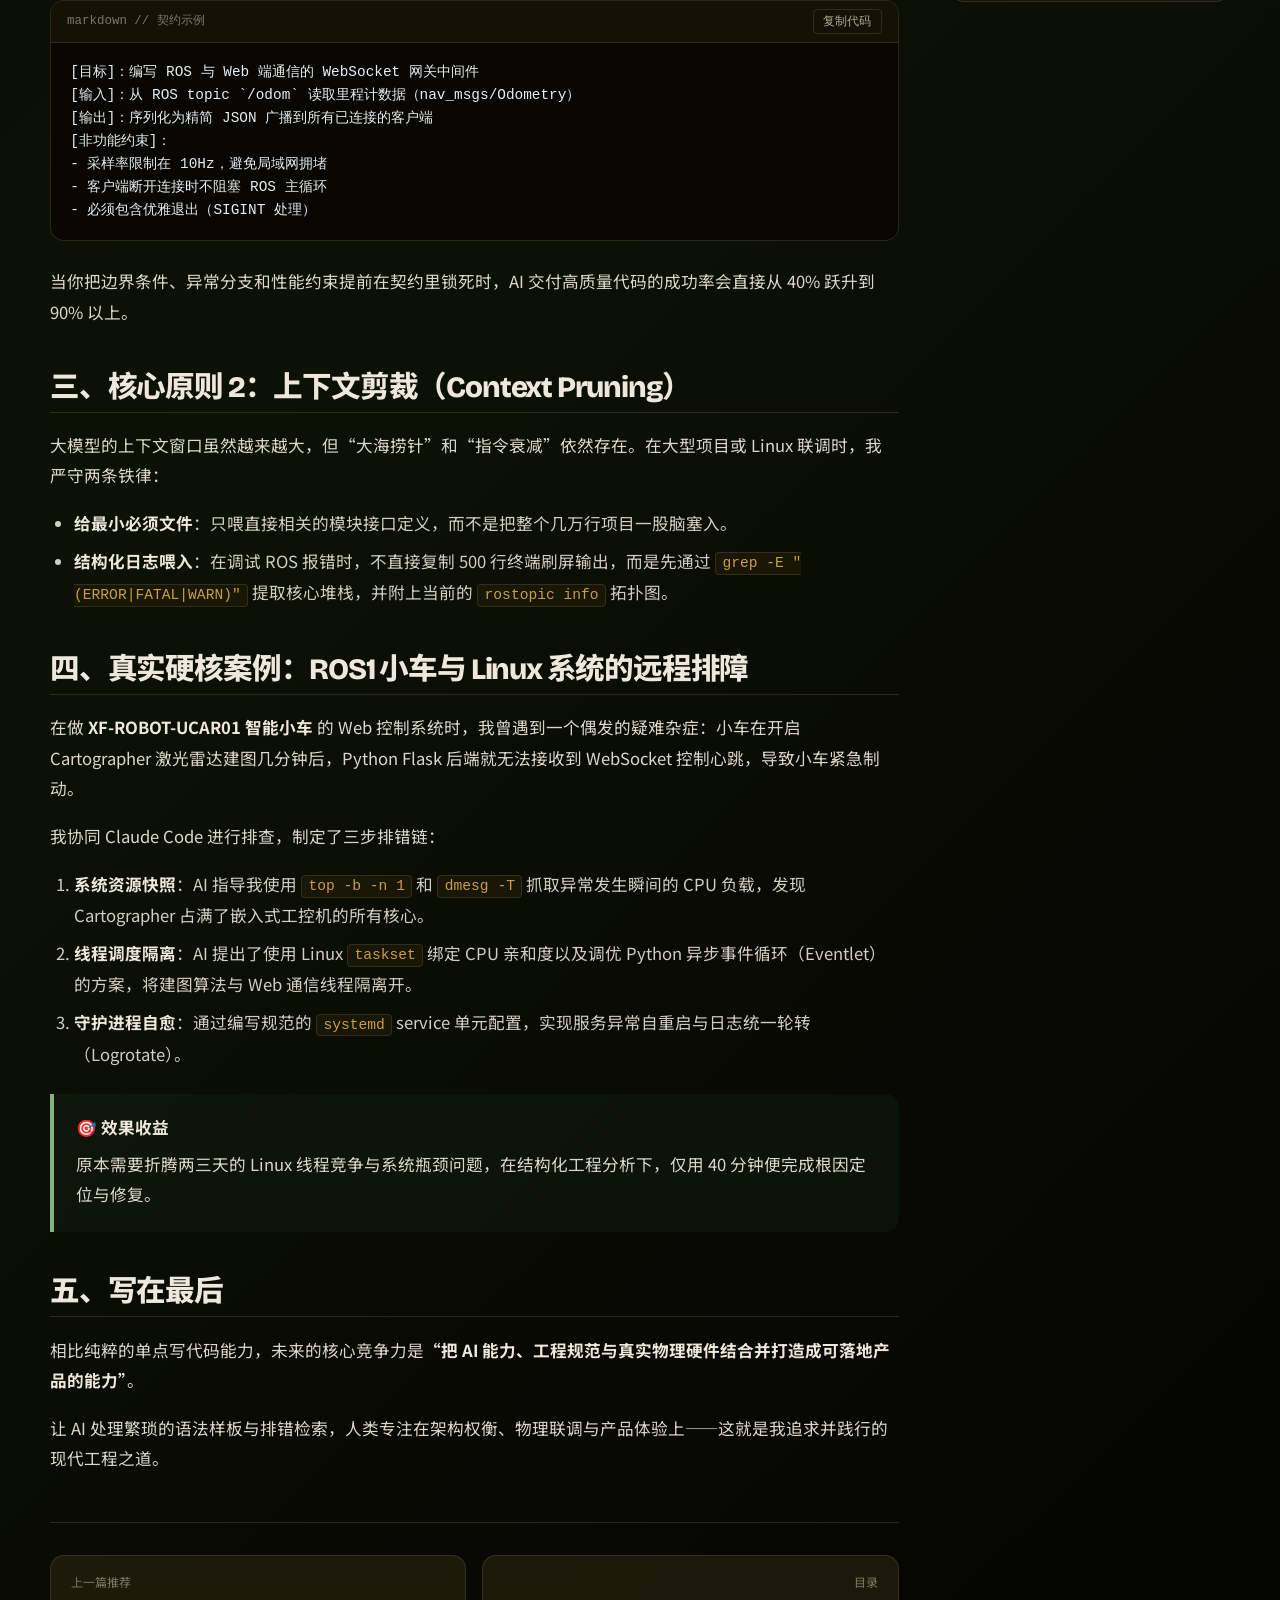
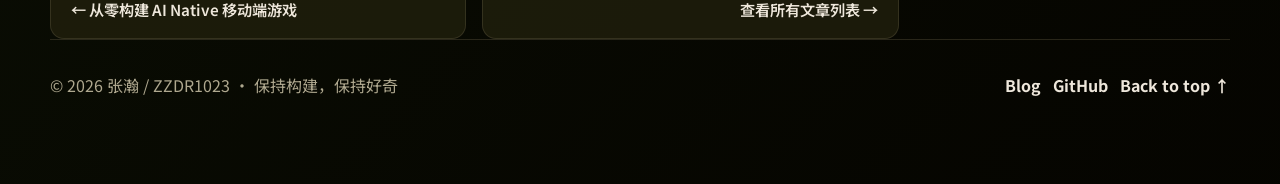
<file: blog/posts/2026-03-ai-assisted-engineering-workflow.html>
<!DOCTYPE html>
<html lang="zh-CN">
<head>
  <meta charset="UTF-8">
  <meta name="viewport" content="width=device-width, initial-scale=1.0">
  <meta name="description" content="分享日常使用 Claude Code 与 Codex 辅助开发的工作流心法：契约优先、上下文裁剪、ROS 机器人远程排障与自动化工程实践。">
  <title>我的 AI 辅助研发工作流：如何用 Claude Code / Codex 驱动全栈与机器人工程 · ZZDR1023</title>
  <script>document.documentElement.classList.add('js');</script>
  <link rel="preconnect" href="https://fonts.googleapis.com">
  <link rel="preconnect" href="https://fonts.gstatic.com" crossorigin>
  <link href="https://fonts.googleapis.com/css2?family=Bricolage+Grotesque:wght@500;600;700;800&family=Noto+Sans+SC:wght@400;500;700;900&display=swap" rel="stylesheet">
  <link rel="stylesheet" href="/css/style.css">
</head>
<body>
  <div class="cursor-orb" aria-hidden="true"></div>
  <div class="page-shell detail-shell">
    <header class="site-header is-visible" data-reveal>
      <a class="brand" href="/"><span class="brand-mark">ZH</span><span>ZZDR1023</span></a>
      <nav class="site-nav" aria-label="文章导航">
        <a href="/">首页</a>
        <a href="/blog/">博客</a>
        <a href="/projects/ucar.html">机器人小车</a>
        <a href="https://github.com/ZZDR1023" target="_blank" rel="noreferrer">GitHub</a>
      </nav>
    </header>

    <main>
      <section class="detail-hero" data-reveal>
        <p class="eyebrow"><a href="/blog/" style="color: inherit; text-decoration: none;">← 返回博客列表</a> · POST / WORKFLOW</p>
        <h1>我的 AI 辅助研发工作流：如何用 Claude Code / Codex 驱动全栈与机器人工程</h1>
        <div class="article-meta" style="margin-top: 1rem;">
          <span class="article-badge">工程实践</span>
          <span>发布于 2026-03-12</span>
          <span>·</span>
          <span>预计阅读 5 分钟</span>
          <span>·</span>
          <span>作者：张瀚 (ZZDR1023)</span>
        </div>
        <div class="tag-row" style="margin-top: 1.2rem;">
          <span>Claude Code</span>
          <span>Codex</span>
          <span>ROS1</span>
          <span>Linux Engineering</span>
          <span>Prompt Workflow</span>
        </div>
      </section>

      <div class="post-layout">
        <!-- 正文主体 -->
        <article class="post-main" data-reveal>
          <div class="post-body">
            <h2 id="mindset">一、观念转变：AI 辅助开发不是“偷懒”，而是“高阶工程编排”</h2>
            <p>
              许多人对 AI 辅助编程的理解还停留在“在浏览器里复制粘贴一段算法”或者“让模型帮我写个贪吃蛇”。然而在真实的复杂工程场景中——例如联调带有激光雷达的 ROS 机器人小车、跨平台 Serverless 部署、多模态医疗数据归一化处理——模型直接吐出的代码往往充满各种看似合理但无法直接运行的细节缺陷。
            </p>
            <p>
              我把自己的核心角色定位为<strong>“工程架构师与验收员”</strong>，而 <strong>Claude Code / Codex</strong> 是我最得力的结对编程副驾驶。要想让 AI 稳定产出生产级代码，关键不在于 Prompt 堆砌了多少优美修饰词，而在于<strong>精准的上下文供给与契约化需求拆解</strong>。
            </p>

            <h2 id="contract-first">二、核心原则 1：契约优先（Contract First）</h2>
            <p>
              在向 AI 发出编码指令前，先用纯文本、类型定义（TypeScript interfaces）或 JSON Schema 明确输入与输出契约。
            </p>
            <div class="code-block">
              <div class="code-header">
                <span>markdown // 契约示例</span>
                <button class="copy-btn">复制代码</button>
              </div>
              <pre><code>[目标]：编写 ROS 与 Web 端通信的 WebSocket 网关中间件
[输入]：从 ROS topic `/odom` 读取里程计数据（nav_msgs/Odometry）
[输出]：序列化为精简 JSON 广播到所有已连接的客户端
[非功能约束]：
- 采样率限制在 10Hz，避免局域网拥堵
- 客户端断开连接时不阻塞 ROS 主循环
- 必须包含优雅退出（SIGINT 处理）</code></pre>
            </div>
            <p>
              当你把边界条件、异常分支和性能约束提前在契约里锁死时，AI 交付高质量代码的成功率会直接从 40% 跃升到 90% 以上。
            </p>

            <h2 id="context-pruning">三、核心原则 2：上下文剪裁（Context Pruning）</h2>
            <p>
              大模型的上下文窗口虽然越来越大，但“大海捞针”和“指令衰减”依然存在。在大型项目或 Linux 联调时，我严守两条铁律：
            </p>
            <ul>
              <li><strong>给最小必须文件</strong>：只喂直接相关的模块接口定义，而不是把整个几万行项目一股脑塞入。</li>
              <li><strong>结构化日志喂入</strong>：在调试 ROS 报错时，不直接复制 500 行终端刷屏输出，而是先通过 <code>grep -E "(ERROR|FATAL|WARN)"</code> 提取核心堆栈，并附上当前的 <code>rostopic info</code> 拓扑图。</li>
            </ul>

            <h2 id="robotics-case">四、真实硬核案例：ROS1 小车与 Linux 系统的远程排障</h2>
            <p>
              在做 <strong>XF-ROBOT-UCAR01 智能小车</strong> 的 Web 控制系统时，我曾遇到一个偶发的疑难杂症：小车在开启 Cartographer 激光雷达建图几分钟后，Python Flask 后端就无法接收到 WebSocket 控制心跳，导致小车紧急制动。
            </p>
            <p>
              我协同 Claude Code 进行排查，制定了三步排错链：
            </p>
            <ol>
              <li><strong>系统资源快照</strong>：AI 指导我使用 <code>top -b -n 1</code> 和 <code>dmesg -T</code> 抓取异常发生瞬间的 CPU 负载，发现 Cartographer 占满了嵌入式工控机的所有核心。</li>
              <li><strong>线程调度隔离</strong>：AI 提出了使用 Linux <code>taskset</code> 绑定 CPU 亲和度以及调优 Python 异步事件循环（Eventlet）的方案，将建图算法与 Web 通信线程隔离开。</li>
              <li><strong>守护进程自愈</strong>：通过编写规范的 <code>systemd</code> service 单元配置，实现服务异常自重启与日志统一轮转（Logrotate）。</li>
            </ol>

            <div class="callout success">
              <div class="callout-title">🎯 效果收益</div>
              <p>原本需要折腾两三天的 Linux 线程竞争与系统瓶颈问题，在结构化工程分析下，仅用 40 分钟便完成根因定位与修复。</p>
            </div>

            <h2 id="conclusion">五、写在最后</h2>
            <p>
              相比纯粹的单点写代码能力，未来的核心竞争力是<strong>“把 AI 能力、工程规范与真实物理硬件结合并打造成可落地产品的能力”</strong>。
            </p>
            <p>
              让 AI 处理繁琐的语法样板与排错检索，人类专注在架构权衡、物理联调与产品体验上——这就是我追求并践行的现代工程之道。
            </p>
          </div>

          <!-- 底部上一篇/下一篇导航 -->
          <div class="post-footer-nav">
            <a class="post-nav-card" href="/blog/posts/2026-03-ai-native-game-practice.html">
              <span class="post-nav-label">上一篇推荐</span>
              <span class="post-nav-title">← 从零构建 AI Native 移动端游戏</span>
            </a>
            <a class="post-nav-card" href="/blog/" style="text-align: right;">
              <span class="post-nav-label">目录</span>
              <span class="post-nav-title">查看所有文章列表 →</span>
            </a>
          </div>
        </article>

        <!-- 右侧边栏：大纲 TOC 与作者卡 -->
        <aside class="post-sidebar" data-reveal>
          <div class="toc-card">
            <div class="toc-title">目录大纲 (TOC)</div>
            <ul class="toc-list">
              <li><a class="toc-link is-active" href="#mindset">一、观念转变：高阶工程编排</a></li>
              <li><a class="toc-link" href="#contract-first">二、原则 1：契约优先</a></li>
              <li><a class="toc-link" href="#context-pruning">三、原则 2：上下文剪裁</a></li>
              <li><a class="toc-link" href="#robotics-case">四、真实案例：ROS 小车排障</a></li>
              <li><a class="toc-link" href="#conclusion">五、写在最后</a></li>
            </ul>
          </div>

          <div class="metric-card" style="margin: 0;">
            <span>Author</span>
            <strong>张瀚 / ZZDR1023</strong>
            <p style="font-size: 0.85rem; color: var(--muted); margin-top: 0.5rem; line-height: 1.5;">
              关注 AI Native、Serverless 与 ROS 机器人系统。
            </p>
            <a class="button primary" href="https://github.com/ZZDR1023" target="_blank" rel="noreferrer" style="margin-top: 0.8rem; width: 100%; text-align: center;">Follow on GitHub</a>
          </div>
        </aside>
      </div>
    </main>

    <footer class="site-footer" data-reveal>
      <p>© 2026 张瀚 / ZZDR1023 · 保持构建，保持好奇</p>
      <div>
        <a href="/blog/">Blog</a>
        <a href="https://github.com/ZZDR1023" target="_blank" rel="noreferrer">GitHub</a>
        <a href="#">Back to top ↑</a>
      </div>
    </footer>
  </div>

  <script src="/js/portfolio.js"></script>
</body>
</html>
</file>
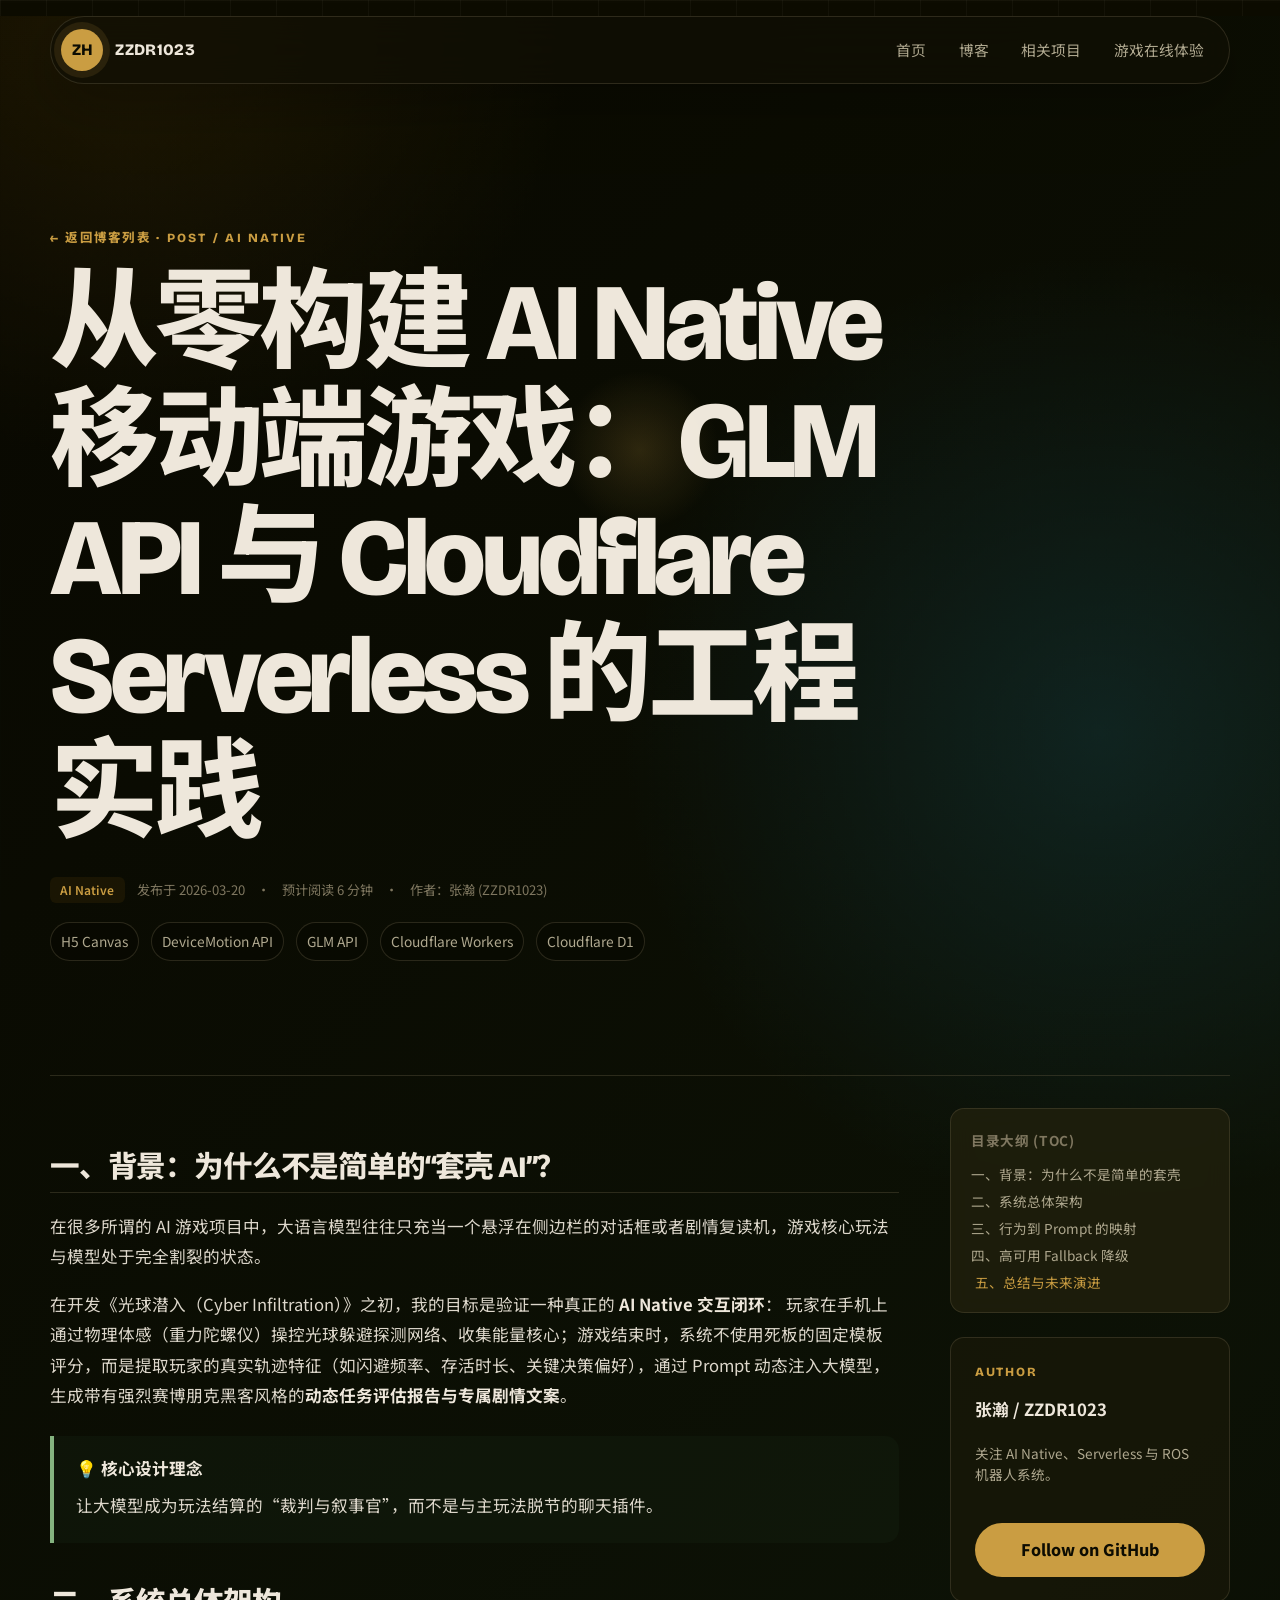
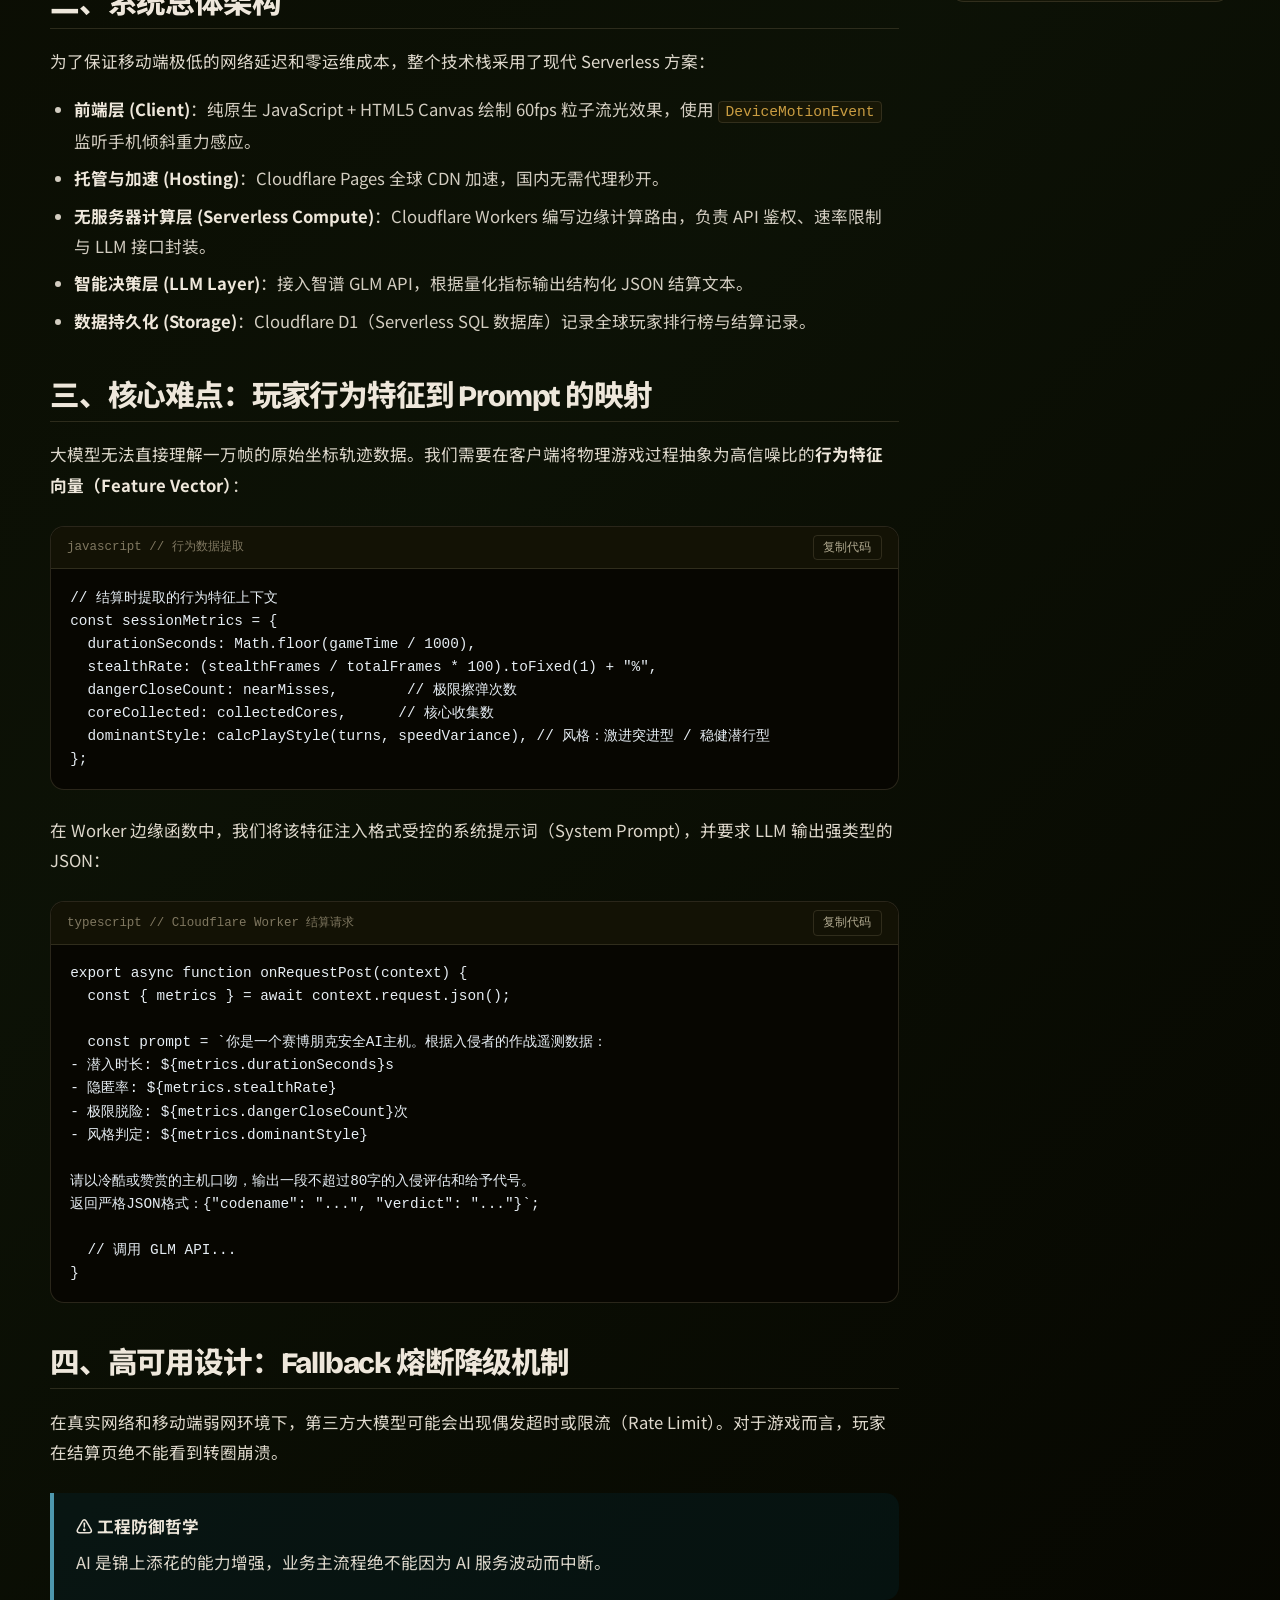
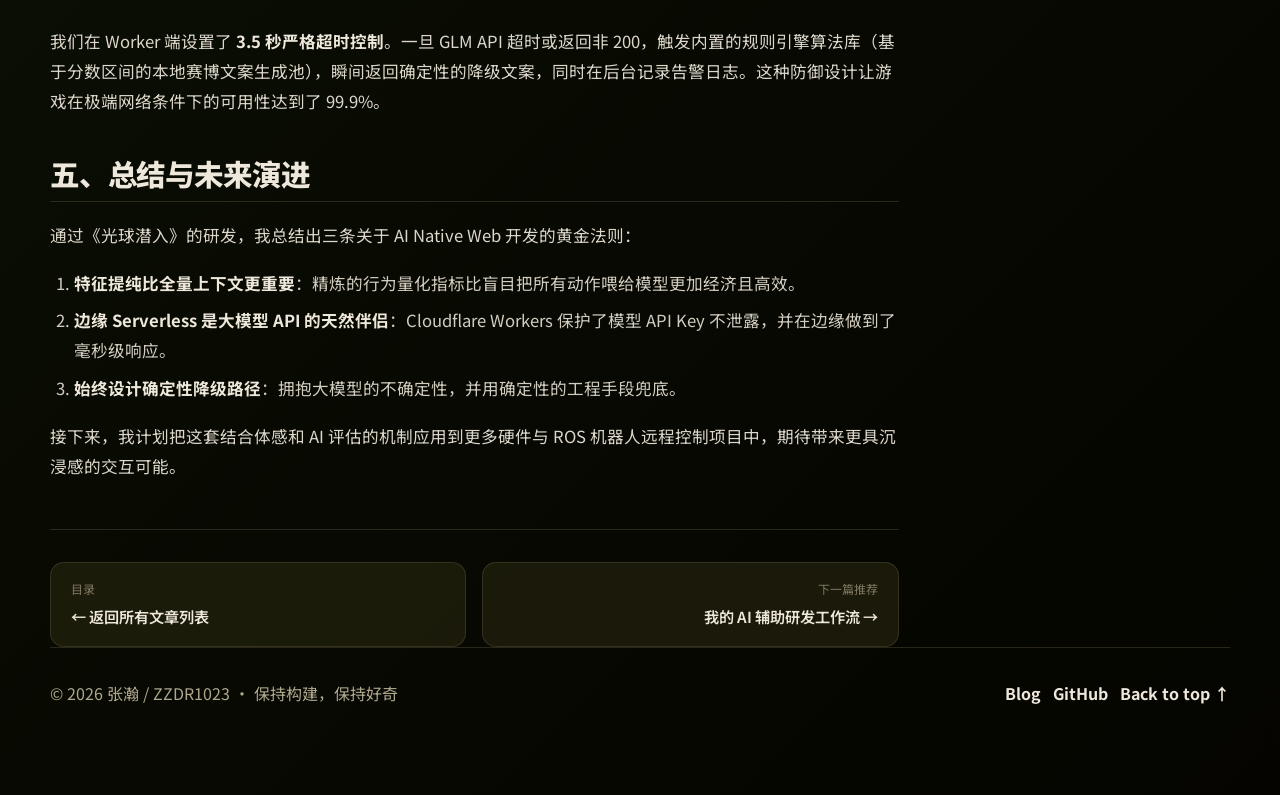
<file: blog/posts/2026-03-ai-native-game-practice.html>
<!DOCTYPE html>
<html lang="zh-CN">
<head>
  <meta charset="UTF-8">
  <meta name="viewport" content="width=device-width, initial-scale=1.0">
  <meta name="description" content="复盘光球潜入游戏的架构设计：GLM API、体感交互、Prompt映射与Cloudflare Serverless后端。">
  <title>从零构建 AI Native 移动端游戏：GLM API 与 Cloudflare Serverless 的工程实践 · ZZDR1023</title>
  <script>document.documentElement.classList.add('js');</script>
  <link rel="preconnect" href="https://fonts.googleapis.com">
  <link rel="preconnect" href="https://fonts.gstatic.com" crossorigin>
  <link href="https://fonts.googleapis.com/css2?family=Bricolage+Grotesque:wght@500;600;700;800&family=Noto+Sans+SC:wght@400;500;700;900&display=swap" rel="stylesheet">
  <link rel="stylesheet" href="/css/style.css">
</head>
<body>
  <div class="cursor-orb" aria-hidden="true"></div>
  <div class="page-shell detail-shell">
    <header class="site-header is-visible" data-reveal>
      <a class="brand" href="/"><span class="brand-mark">ZH</span><span>ZZDR1023</span></a>
      <nav class="site-nav" aria-label="文章导航">
        <a href="/">首页</a>
        <a href="/blog/">博客</a>
        <a href="/projects/cyber-infiltration.html">相关项目</a>
        <a href="https://cyber-infiltration.pages.dev/" target="_blank" rel="noreferrer">游戏在线体验</a>
      </nav>
    </header>

    <main>
      <section class="detail-hero" data-reveal>
        <p class="eyebrow"><a href="/blog/" style="color: inherit; text-decoration: none;">← 返回博客列表</a> · POST / AI NATIVE</p>
        <h1>从零构建 AI Native 移动端游戏：GLM API 与 Cloudflare Serverless 的工程实践</h1>
        <div class="article-meta" style="margin-top: 1rem;">
          <span class="article-badge">AI Native</span>
          <span>发布于 2026-03-20</span>
          <span>·</span>
          <span>预计阅读 6 分钟</span>
          <span>·</span>
          <span>作者：张瀚 (ZZDR1023)</span>
        </div>
        <div class="tag-row" style="margin-top: 1.2rem;">
          <span>H5 Canvas</span>
          <span>DeviceMotion API</span>
          <span>GLM API</span>
          <span>Cloudflare Workers</span>
          <span>Cloudflare D1</span>
        </div>
      </section>

      <div class="post-layout">
        <!-- 正文主体 -->
        <article class="post-main" data-reveal>
          <div class="post-body">
            <h2 id="intro">一、背景：为什么不是简单的“套壳 AI”？</h2>
            <p>
              在很多所谓的 AI 游戏项目中，大语言模型往往只充当一个悬浮在侧边栏的对话框或者剧情复读机，游戏核心玩法与模型处于完全割裂的状态。
            </p>
            <p>
              在开发《光球潜入（Cyber Infiltration）》之初，我的目标是验证一种真正的 <strong>AI Native 交互闭环</strong>：
              玩家在手机上通过物理体感（重力陀螺仪）操控光球躲避探测网络、收集能量核心；游戏结束时，系统不使用死板的固定模板评分，而是提取玩家的真实轨迹特征（如闪避频率、存活时长、关键决策偏好），通过 Prompt 动态注入大模型，生成带有强烈赛博朋克黑客风格的<strong>动态任务评估报告与专属剧情文案</strong>。
            </p>

            <div class="callout success">
              <div class="callout-title">💡 核心设计理念</div>
              <p>让大模型成为玩法结算的“裁判与叙事官”，而不是与主玩法脱节的聊天插件。</p>
            </div>

            <h2 id="architecture">二、系统总体架构</h2>
            <p>
              为了保证移动端极低的网络延迟和零运维成本，整个技术栈采用了现代 Serverless 方案：
            </p>
            <ul>
              <li><strong>前端层 (Client)</strong>：纯原生 JavaScript + HTML5 Canvas 绘制 60fps 粒子流光效果，使用 <code>DeviceMotionEvent</code> 监听手机倾斜重力感应。</li>
              <li><strong>托管与加速 (Hosting)</strong>：Cloudflare Pages 全球 CDN 加速，国内无需代理秒开。</li>
              <li><strong>无服务器计算层 (Serverless Compute)</strong>：Cloudflare Workers 编写边缘计算路由，负责 API 鉴权、速率限制与 LLM 接口封装。</li>
              <li><strong>智能决策层 (LLM Layer)</strong>：接入智谱 GLM API，根据量化指标输出结构化 JSON 结算文本。</li>
              <li><strong>数据持久化 (Storage)</strong>：Cloudflare D1（Serverless SQL 数据库）记录全球玩家排行榜与结算记录。</li>
            </ul>

            <h2 id="prompt-engineering">三、核心难点：玩家行为特征到 Prompt 的映射</h2>
            <p>
              大模型无法直接理解一万帧的原始坐标轨迹数据。我们需要在客户端将物理游戏过程抽象为高信噪比的<strong>行为特征向量（Feature Vector）</strong>：
            </p>

            <div class="code-block">
              <div class="code-header">
                <span>javascript // 行为数据提取</span>
                <button class="copy-btn">复制代码</button>
              </div>
              <pre><code>// 结算时提取的行为特征上下文
const sessionMetrics = {
  durationSeconds: Math.floor(gameTime / 1000),
  stealthRate: (stealthFrames / totalFrames * 100).toFixed(1) + "%",
  dangerCloseCount: nearMisses,        // 极限擦弹次数
  coreCollected: collectedCores,      // 核心收集数
  dominantStyle: calcPlayStyle(turns, speedVariance), // 风格：激进突进型 / 稳健潜行型
};</code></pre>
            </div>

            <p>
              在 Worker 边缘函数中，我们将该特征注入格式受控的系统提示词（System Prompt），并要求 LLM 输出强类型的 JSON：
            </p>

            <div class="code-block">
              <div class="code-header">
                <span>typescript // Cloudflare Worker 结算请求</span>
                <button class="copy-btn">复制代码</button>
              </div>
              <pre><code>export async function onRequestPost(context) {
  const { metrics } = await context.request.json();

  const prompt = `你是一个赛博朋克安全AI主机。根据入侵者的作战遥测数据：
- 潜入时长: ${metrics.durationSeconds}s
- 隐匿率: ${metrics.stealthRate}
- 极限脱险: ${metrics.dangerCloseCount}次
- 风格判定: ${metrics.dominantStyle}

请以冷酷或赞赏的主机口吻，输出一段不超过80字的入侵评估和给予代号。
返回严格JSON格式：{"codename": "...", "verdict": "..."}`;

  // 调用 GLM API...
}</code></pre>
            </div>

            <h2 id="fallback">四、高可用设计：Fallback 熔断降级机制</h2>
            <p>
              在真实网络和移动端弱网环境下，第三方大模型可能会出现偶发超时或限流（Rate Limit）。对于游戏而言，玩家在结算页绝不能看到转圈崩溃。
            </p>

            <div class="callout info">
              <div class="callout-title">⚠️ 工程防御哲学</div>
              <p>AI 是锦上添花的能力增强，业务主流程绝不能因为 AI 服务波动而中断。</p>
            </div>

            <p>
              我们在 Worker 端设置了 <strong>3.5 秒严格超时控制</strong>。一旦 GLM API 超时或返回非 200，触发内置的规则引擎算法库（基于分数区间的本地赛博文案生成池），瞬间返回确定性的降级文案，同时在后台记录告警日志。这种防御设计让游戏在极端网络条件下的可用性达到了 99.9%。
            </p>

            <h2 id="summary">五、总结与未来演进</h2>
            <p>
              通过《光球潜入》的研发，我总结出三条关于 AI Native Web 开发的黄金法则：
            </p>
            <ol>
              <li><strong>特征提纯比全量上下文更重要</strong>：精炼的行为量化指标比盲目把所有动作喂给模型更加经济且高效。</li>
              <li><strong>边缘 Serverless 是大模型 API 的天然伴侣</strong>：Cloudflare Workers 保护了模型 API Key 不泄露，并在边缘做到了毫秒级响应。</li>
              <li><strong>始终设计确定性降级路径</strong>：拥抱大模型的不确定性，并用确定性的工程手段兜底。</li>
            </ol>
            <p>
              接下来，我计划把这套结合体感和 AI 评估的机制应用到更多硬件与 ROS 机器人远程控制项目中，期待带来更具沉浸感的交互可能。
            </p>
          </div>

          <!-- 底部上一篇/下一篇导航 -->
          <div class="post-footer-nav">
            <a class="post-nav-card" href="/blog/">
              <span class="post-nav-label">目录</span>
              <span class="post-nav-title">← 返回所有文章列表</span>
            </a>
            <a class="post-nav-card" href="/blog/posts/2026-03-ai-assisted-engineering-workflow.html" style="text-align: right;">
              <span class="post-nav-label">下一篇推荐</span>
              <span class="post-nav-title">我的 AI 辅助研发工作流 →</span>
            </a>
          </div>
        </article>

        <!-- 右侧边栏：大纲 TOC 与作者卡 -->
        <aside class="post-sidebar" data-reveal>
          <div class="toc-card">
            <div class="toc-title">目录大纲 (TOC)</div>
            <ul class="toc-list">
              <li><a class="toc-link is-active" href="#intro">一、背景：为什么不是简单的套壳</a></li>
              <li><a class="toc-link" href="#architecture">二、系统总体架构</a></li>
              <li><a class="toc-link" href="#prompt-engineering">三、行为到 Prompt 的映射</a></li>
              <li><a class="toc-link" href="#fallback">四、高可用 Fallback 降级</a></li>
              <li><a class="toc-link" href="#summary">五、总结与未来演进</a></li>
            </ul>
          </div>

          <div class="metric-card" style="margin: 0;">
            <span>Author</span>
            <strong>张瀚 / ZZDR1023</strong>
            <p style="font-size: 0.85rem; color: var(--muted); margin-top: 0.5rem; line-height: 1.5;">
              关注 AI Native、Serverless 与 ROS 机器人系统。
            </p>
            <a class="button primary" href="https://github.com/ZZDR1023" target="_blank" rel="noreferrer" style="margin-top: 0.8rem; width: 100%; text-align: center;">Follow on GitHub</a>
          </div>
        </aside>
      </div>
    </main>

    <footer class="site-footer" data-reveal>
      <p>© 2026 张瀚 / ZZDR1023 · 保持构建，保持好奇</p>
      <div>
        <a href="/blog/">Blog</a>
        <a href="https://github.com/ZZDR1023" target="_blank" rel="noreferrer">GitHub</a>
        <a href="#">Back to top ↑</a>
      </div>
    </footer>
  </div>

  <script src="/js/portfolio.js"></script>
</body>
</html>
</file>
<file: css/style.css>
:root {
  color-scheme: dark;
  --ink: oklch(93% 0.018 83);
  --muted: oklch(73% 0.035 92);
  --faint: oklch(57% 0.035 92);
  --paper: oklch(15% 0.025 104);
  --paper-2: oklch(20% 0.03 104);
  --panel: oklch(24% 0.033 104 / 0.78);
  --line: oklch(42% 0.035 96 / 0.46);
  --brass: oklch(72% 0.12 82);
  --sage: oklch(72% 0.09 142);
  --steel: oklch(64% 0.08 220);
  --shadow: 0 24px 80px oklch(8% 0.018 104 / 0.48);
  --radius-xl: 32px;
  --radius-lg: 22px;
  --radius-md: 14px;
  --space-sm: 0.75rem;
  --space-md: 1rem;
  --space-lg: 1.5rem;
  --space-xl: 2rem;
  --space-2xl: clamp(3rem, 7vw, 6rem);
  --font-display: "Bricolage Grotesque", "Noto Sans SC", sans-serif;
  --font-body: "Noto Sans SC", sans-serif;
}

* {
  box-sizing: border-box;
}

html {
  scroll-behavior: smooth;
  background: var(--paper);
}

body {
  min-height: 100vh;
  margin: 0;
  overflow-x: hidden;
  color: var(--ink);
  background:
    radial-gradient(circle at 10% 0%, oklch(46% 0.09 82 / 0.2), transparent 28rem),
    radial-gradient(circle at 86% 18%, oklch(50% 0.08 220 / 0.22), transparent 30rem),
    linear-gradient(135deg, oklch(13% 0.024 104), oklch(17% 0.025 128) 48%, oklch(11% 0.02 104));
  font-family: var(--font-body);
  font-size: 1rem;
  line-height: 1.68;
  text-rendering: optimizeLegibility;
  -webkit-font-smoothing: antialiased;
}

body::before {
  position: fixed;
  inset: 0;
  z-index: -2;
  content: "";
  background-image:
    linear-gradient(oklch(82% 0.03 92 / 0.05) 1px, transparent 1px),
    linear-gradient(90deg, oklch(82% 0.03 92 / 0.05) 1px, transparent 1px);
  background-size: 46px 46px;
  mask-image: linear-gradient(to bottom, black, transparent 72%);
}

body::after {
  position: fixed;
  inset: 0;
  z-index: -1;
  pointer-events: none;
  content: "";
  background: linear-gradient(180deg, transparent, oklch(8% 0.015 104 / 0.58));
}

::selection {
  color: var(--paper);
  background: var(--brass);
}

a {
  color: inherit;
  text-decoration: none;
}

#signal-canvas {
  position: fixed;
  inset: 0;
  z-index: -1;
  opacity: 0.42;
  pointer-events: none;
}

.page-shell {
  width: min(1180px, calc(100% - 32px));
  margin: 0 auto;
}

.site-header {
  position: sticky;
  top: 16px;
  z-index: 20;
  display: flex;
  align-items: center;
  justify-content: space-between;
  gap: var(--space-lg);
  margin-top: var(--space-md);
  padding: 0.65rem;
  border: 1px solid var(--line);
  border-radius: 999px;
  background: oklch(17% 0.022 104 / 0.72);
  box-shadow: 0 18px 60px oklch(8% 0.018 104 / 0.3);
  backdrop-filter: blur(18px);
}

.brand,
.site-nav {
  display: flex;
  align-items: center;
}

.brand {
  gap: var(--space-sm);
  color: var(--ink);
  font-family: var(--font-display);
  font-weight: 800;
  letter-spacing: 0.02em;
}

.brand-mark {
  display: grid;
  width: 42px;
  height: 42px;
  place-items: center;
  border-radius: 50%;
  color: var(--paper);
  background: var(--brass);
  box-shadow: 0 0 0 7px oklch(72% 0.12 82 / 0.12);
}

.site-nav {
  gap: 0.25rem;
}

.site-nav a {
  padding: 0.65rem 0.9rem;
  border-radius: 999px;
  color: var(--muted);
  font-size: 0.92rem;
  transition: color 180ms ease, background 180ms ease;
}

.site-nav a:hover,
.site-nav a:focus-visible {
  color: var(--ink);
  background: oklch(78% 0.05 92 / 0.1);
  outline: none;
}

.section-grid,
.intro,
.workflow {
  display: grid;
  grid-template-columns: minmax(0, 1.05fr) minmax(320px, 0.75fr);
  gap: clamp(2rem, 6vw, 5rem);
}

.hero {
  min-height: calc(100vh - 92px);
  align-items: center;
  padding: clamp(5rem, 12vw, 9rem) 0 var(--space-2xl);
}

.eyebrow,
.section-kicker,
.project-type {
  margin: 0 0 var(--space-md);
  color: var(--brass);
  font-family: var(--font-display);
  font-size: 0.78rem;
  font-weight: 800;
  letter-spacing: 0.18em;
  text-transform: uppercase;
}

h1,
h2,
h3,
p {
  margin-top: 0;
}

h1,
h2,
h3 {
  font-family: var(--font-display);
  line-height: 1.08;
  letter-spacing: -0.04em;
}

h1 {
  max-width: 12ch;
  margin-bottom: var(--space-lg);
  font-size: clamp(3.4rem, 8.5vw, 7.8rem);
  font-weight: 800;
}

h2 {
  margin-bottom: var(--space-md);
  font-size: clamp(2.15rem, 5vw, 4.7rem);
  font-weight: 800;
}

h3 {
  margin-bottom: var(--space-md);
  font-size: clamp(1.5rem, 3vw, 2.5rem);
  font-weight: 800;
}

.hero-lede,
.intro > p,
.project-card p,
.workflow p {
  max-width: 68ch;
  color: var(--muted);
}

.hero-lede {
  margin-bottom: var(--space-xl);
  font-size: clamp(1.05rem, 1.7vw, 1.25rem);
}

.hero-actions,
.tag-row,
.site-footer div {
  display: flex;
  flex-wrap: wrap;
  gap: var(--space-sm);
}

.button {
  display: inline-flex;
  align-items: center;
  justify-content: center;
  min-height: 48px;
  padding: 0.8rem 1.1rem;
  border: 1px solid var(--line);
  border-radius: 999px;
  font-weight: 800;
  transition: transform 220ms cubic-bezier(0.16, 1, 0.3, 1), border-color 220ms ease, background 220ms ease;
}

.button:hover,
.button:focus-visible {
  transform: translateY(-3px);
  outline: none;
}

.button.primary {
  color: var(--paper);
  border-color: transparent;
  background: var(--brass);
}

.button.secondary {
  color: var(--ink);
  background: oklch(80% 0.04 92 / 0.08);
}

.hero-panel {
  position: relative;
  min-height: 520px;
  overflow: hidden;
  padding: var(--space-xl);
  border: 1px solid var(--line);
  border-radius: var(--radius-xl);
  background:
    linear-gradient(150deg, oklch(27% 0.035 104 / 0.86), oklch(16% 0.025 104 / 0.72)),
    radial-gradient(circle at 30% 20%, oklch(72% 0.12 82 / 0.18), transparent 18rem);
  box-shadow: var(--shadow);
}

.hero-panel::before {
  position: absolute;
  inset: -40% -20%;
  content: "";
  background: conic-gradient(from 140deg, transparent, oklch(72% 0.09 142 / 0.2), transparent 32%);
  animation: panelSweep 9s linear infinite;
}

.panel-status,
.terminal-card,
.signal-map {
  position: relative;
  z-index: 1;
}

.panel-status {
  display: inline-flex;
  align-items: center;
  gap: var(--space-sm);
  padding: 0.55rem 0.8rem;
  border: 1px solid var(--line);
  border-radius: 999px;
  color: var(--muted);
  background: oklch(12% 0.02 104 / 0.48);
}

.pulse-dot {
  width: 0.62rem;
  height: 0.62rem;
  border-radius: 50%;
  background: var(--sage);
  box-shadow: 0 0 0 0 oklch(72% 0.09 142 / 0.42);
  animation: pulse 2s infinite;
}

.terminal-card {
  display: grid;
  gap: var(--space-sm);
  margin-top: var(--space-xl);
}

.terminal-line {
  display: grid;
  grid-template-columns: 5.5rem 1fr;
  gap: var(--space-md);
  padding: var(--space-md);
  border: 1px solid var(--line);
  border-radius: var(--radius-md);
  background: oklch(12% 0.02 104 / 0.5);
}

.terminal-line span {
  color: var(--faint);
  font-family: var(--font-display);
  font-size: 0.78rem;
  letter-spacing: 0.14em;
  text-transform: uppercase;
}

.terminal-line strong {
  color: var(--ink);
  font-weight: 700;
}

.signal-map {
  position: absolute;
  right: var(--space-xl);
  bottom: var(--space-xl);
  width: min(300px, 70%);
  aspect-ratio: 1;
  border: 1px solid var(--line);
  border-radius: 50%;
  background:
    radial-gradient(circle, transparent 28%, oklch(80% 0.035 92 / 0.06) 29%, transparent 30%),
    radial-gradient(circle, transparent 56%, oklch(80% 0.035 92 / 0.06) 57%, transparent 58%);
  opacity: 0.78;
}

.signal-map span {
  position: absolute;
  left: var(--x);
  top: var(--y);
  width: 12px;
  height: 12px;
  border-radius: 50%;
  background: var(--brass);
  box-shadow: 0 0 22px oklch(72% 0.12 82 / 0.7);
  animation: mapNode 2.8s ease-in-out infinite;
  animation-delay: var(--d);
}

.section {
  padding: var(--space-2xl) 0;
}

.intro {
  align-items: start;
  border-top: 1px solid var(--line);
  border-bottom: 1px solid var(--line);
}

.intro h2 {
  max-width: 10ch;
}

.section-heading {
  margin-bottom: clamp(2rem, 5vw, 3.5rem);
}

.project-stack {
  display: grid;
  grid-template-columns: repeat(2, minmax(0, 1fr));
  gap: var(--space-lg);
}

.project-card {
  position: relative;
  display: grid;
  grid-template-columns: auto 1fr;
  gap: var(--space-lg);
  min-height: 100%;
  padding: clamp(1.25rem, 3vw, 2rem);
  overflow: hidden;
  border: 1px solid var(--line);
  border-radius: var(--radius-lg);
  background: var(--panel);
  box-shadow: 0 20px 60px oklch(8% 0.018 104 / 0.28);
  transition: transform 260ms cubic-bezier(0.16, 1, 0.3, 1), border-color 260ms ease, background 260ms ease;
}

.project-card:hover {
  transform: translateY(-6px);
  border-color: oklch(72% 0.12 82 / 0.62);
  background: oklch(26% 0.035 104 / 0.85);
}

.project-card.large {
  grid-column: 1 / -1;
}

.project-index {
  color: var(--brass);
  font-family: var(--font-display);
  font-size: clamp(2rem, 5vw, 4rem);
  font-weight: 800;
  line-height: 0.9;
  opacity: 0.82;
}

.clean-list {
  display: grid;
  gap: var(--space-sm);
  margin: var(--space-lg) 0;
  padding: 0;
  color: var(--muted);
  list-style: none;
}

.clean-list li {
  position: relative;
  padding-left: 1.35rem;
}

.clean-list li::before {
  position: absolute;
  left: 0;
  top: 0.72em;
  width: 0.45rem;
  height: 0.45rem;
  border-radius: 50%;
  content: "";
  background: var(--sage);
}

.tag-row {
  margin: var(--space-lg) 0;
}

.tag-row span {
  padding: 0.42rem 0.62rem;
  border: 1px solid var(--line);
  border-radius: 999px;
  color: var(--muted);
  background: oklch(12% 0.02 104 / 0.38);
  font-size: 0.86rem;
}

.text-link {
  color: var(--brass);
  font-weight: 800;
}

.capability-grid {
  display: grid;
  grid-template-columns: minmax(260px, 0.4fr) 1fr;
  gap: clamp(2rem, 6vw, 5rem);
  border-top: 1px solid var(--line);
}

.capability-list {
  display: grid;
  gap: var(--space-md);
}

.capability {
  display: grid;
  grid-template-columns: minmax(120px, 0.32fr) 1fr;
  gap: var(--space-lg);
  padding: var(--space-lg);
  border: 1px solid var(--line);
  border-radius: var(--radius-md);
  background: oklch(22% 0.03 104 / 0.58);
}

.capability span,
.workflow-steps span {
  color: var(--brass);
  font-family: var(--font-display);
  font-size: 0.82rem;
  font-weight: 800;
  letter-spacing: 0.14em;
  text-transform: uppercase;
}

.capability strong,
.workflow-steps strong {
  font-size: 1.05rem;
}

.workflow {
  align-items: start;
}

.workflow-steps {
  display: grid;
  grid-template-columns: repeat(2, minmax(0, 1fr));
  gap: var(--space-md);
}

.workflow-steps div {
  padding: var(--space-lg);
  border: 1px solid var(--line);
  border-radius: var(--radius-md);
  background: oklch(22% 0.03 104 / 0.5);
}

.workflow-steps strong {
  display: block;
  margin: var(--space-sm) 0;
  color: var(--ink);
}

.workflow-steps p {
  margin-bottom: 0;
  font-size: 0.96rem;
}

.site-footer {
  display: flex;
  align-items: center;
  justify-content: space-between;
  gap: var(--space-lg);
  padding: var(--space-xl) 0 var(--space-2xl);
  border-top: 1px solid var(--line);
  color: var(--muted);
}

.site-footer p {
  margin: 0;
}

.site-footer a {
  color: var(--ink);
  font-weight: 700;
}

.js [data-reveal] {
  opacity: 0;
  transform: translateY(24px);
  transition: opacity 700ms ease, transform 700ms cubic-bezier(0.16, 1, 0.3, 1);
}

.js [data-reveal].is-visible {
  opacity: 1;
  transform: translateY(0);
}

@keyframes pulse {
  0% { box-shadow: 0 0 0 0 oklch(72% 0.09 142 / 0.42); }
  70% { box-shadow: 0 0 0 14px oklch(72% 0.09 142 / 0); }
  100% { box-shadow: 0 0 0 0 oklch(72% 0.09 142 / 0); }
}

@keyframes panelSweep {
  to { transform: rotate(360deg); }
}

@keyframes mapNode {
  0%, 100% { transform: scale(0.8); opacity: 0.55; }
  50% { transform: scale(1.35); opacity: 1; }
}

.project-links {
  display: flex;
  flex-wrap: wrap;
  gap: var(--space-md);
  margin-top: var(--space-lg);
}

.muted-link {
  color: var(--muted);
}

.cursor-orb {
  position: fixed;
  left: -90px;
  top: -90px;
  z-index: 30;
  width: 180px;
  height: 180px;
  border-radius: 50%;
  pointer-events: none;
  background: radial-gradient(circle, oklch(72% 0.12 82 / 0.18), transparent 62%);
  mix-blend-mode: screen;
  transform: translate3d(-200px, -200px, 0);
}

.detail-shell {
  min-height: 100vh;
}

.detail-hero {
  padding: clamp(5rem, 12vw, 9rem) 0 var(--space-2xl);
  border-bottom: 1px solid var(--line);
}

.detail-hero h1 {
  max-width: 14ch;
}

.detail-layout {
  display: grid;
  grid-template-columns: minmax(0, 1fr) minmax(260px, 0.34fr);
  gap: clamp(2rem, 6vw, 5rem);
  align-items: start;
}

.detail-main {
  display: grid;
  gap: var(--space-lg);
}

.detail-main h2 {
  margin: var(--space-lg) 0 0;
  font-size: clamp(1.7rem, 3vw, 2.6rem);
}

.detail-main p {
  max-width: 72ch;
  color: var(--muted);
}

.detail-aside {
  position: sticky;
  top: 120px;
  display: grid;
  gap: var(--space-md);
}

.metric-card {
  display: grid;
  gap: var(--space-sm);
  padding: var(--space-lg);
  border: 1px solid var(--line);
  border-radius: var(--radius-md);
  background: oklch(22% 0.03 104 / 0.58);
}

.metric-card span {
  color: var(--brass);
  font-family: var(--font-display);
  font-size: 0.78rem;
  font-weight: 800;
  letter-spacing: 0.14em;
  text-transform: uppercase;
}

.metric-card strong {
  color: var(--ink);
  font-size: 1.05rem;
}

@media (max-width: 900px) {
  .site-header,
  .site-footer {
    align-items: flex-start;
    flex-direction: column;
    border-radius: var(--radius-lg);
  }

  .site-nav {
    width: 100%;
    justify-content: space-between;
  }

  .site-nav a {
    padding-inline: 0.55rem;
  }

  .section-grid,
  .intro,
  .workflow,
  .capability-grid,
  .detail-layout {
    grid-template-columns: 1fr;
  }

  .detail-aside {
    position: static;
  }

  .hero {
    min-height: auto;
  }

  .hero-panel {
    min-height: 420px;
  }

  .project-stack,
  .workflow-steps {
    grid-template-columns: 1fr;
  }
}

@media (max-width: 560px) {
  .page-shell {
    width: min(100% - 20px, 1180px);
  }

  h1 {
    font-size: clamp(2.8rem, 16vw, 4.6rem);
  }

  .project-card,
  .capability {
    grid-template-columns: 1fr;
  }

  .terminal-line {
    grid-template-columns: 1fr;
  }
}

@media (prefers-reduced-motion: reduce) {
  *,
  *::before,
  *::after {
    scroll-behavior: auto !important;
    animation-duration: 1ms !important;
    animation-iteration-count: 1 !important;
    transition-duration: 1ms !important;
  }
}

/* ==========================================================================
   Blog & Post Styles
   ========================================================================== */

.blog-hero {
  padding-top: clamp(2rem, 5vw, 4rem);
  padding-bottom: clamp(1.5rem, 3vw, 2.5rem);
  border-bottom: 1px solid var(--line);
  margin-bottom: var(--space-xl);
}

.filter-bar {
  display: flex;
  flex-wrap: wrap;
  gap: 0.6rem;
  margin-top: var(--space-lg);
}

.filter-pill {
  appearance: none;
  border: 1px solid var(--line);
  background: var(--paper-2);
  color: var(--muted);
  font-family: var(--font-body);
  font-size: 0.85rem;
  padding: 0.45rem 1rem;
  border-radius: 999px;
  cursor: pointer;
  transition: all 0.2s ease;
}

.filter-pill:hover {
  color: var(--ink);
  border-color: var(--brass);
}

.filter-pill.is-active {
  background: var(--brass);
  color: var(--paper);
  border-color: var(--brass);
  font-weight: 600;
}

.articles-grid {
  display: grid;
  gap: 1.5rem;
}

.article-card {
  display: block;
  text-decoration: none;
  background: var(--panel);
  border: 1px solid var(--line);
  border-radius: var(--radius-lg);
  padding: clamp(1.5rem, 3vw, 2.2rem);
  backdrop-filter: blur(16px);
  transition: transform 0.25s ease, border-color 0.25s ease, box-shadow 0.25s ease;
}

.article-card:hover {
  transform: translateY(-3px);
  border-color: var(--brass);
  box-shadow: 0 16px 40px oklch(8% 0.018 104 / 0.35);
}

.article-meta {
  display: flex;
  align-items: center;
  flex-wrap: wrap;
  gap: 0.75rem;
  font-size: 0.82rem;
  color: var(--faint);
  margin-bottom: 0.75rem;
}

.article-badge {
  display: inline-block;
  padding: 0.2rem 0.65rem;
  border-radius: 6px;
  background: oklch(46% 0.09 82 / 0.15);
  color: var(--brass);
  font-size: 0.75rem;
  font-weight: 600;
}

.article-card h2 {
  font-size: clamp(1.3rem, 2.2vw, 1.7rem);
  color: var(--ink);
  margin: 0 0 0.75rem;
  line-height: 1.35;
}

.article-excerpt {
  color: var(--muted);
  font-size: 0.95rem;
  line-height: 1.65;
  margin: 0 0 1.2rem;
}

.article-action {
  font-size: 0.88rem;
  color: var(--brass);
  font-weight: 600;
  display: inline-flex;
  align-items: center;
  gap: 0.4rem;
}

.post-layout {
  display: grid;
  grid-template-columns: minmax(0, 1fr) 280px;
  gap: clamp(2rem, 4vw, 3.5rem);
  align-items: start;
  margin-top: var(--space-xl);
}

.post-main {
  min-width: 0;
}

.post-body {
  font-size: 1.04rem;
  line-height: 1.82;
  color: var(--ink);
}

.post-body h2 {
  font-size: clamp(1.4rem, 2.5vw, 1.85rem);
  margin-top: 2.8rem;
  margin-bottom: 1rem;
  padding-bottom: 0.5rem;
  border-bottom: 1px solid var(--line);
  color: var(--ink);
}

.post-body h3 {
  font-size: clamp(1.15rem, 2vw, 1.4rem);
  margin-top: 2rem;
  margin-bottom: 0.75rem;
  color: var(--brass);
}

.post-body p {
  margin: 1.1rem 0;
  color: oklch(88% 0.018 83);
}

.post-body ul,
.post-body ol {
  padding-left: 1.5rem;
  margin: 1.1rem 0;
}

.post-body li {
  margin: 0.45rem 0;
  color: oklch(85% 0.018 83);
}

.post-body strong {
  color: var(--ink);
  font-weight: 700;
}

.post-body a {
  color: var(--brass);
  text-decoration: underline;
  text-underline-offset: 3px;
}

.post-body hr {
  border: none;
  border-top: 1px dashed var(--line);
  margin: 2.5rem 0;
}

.callout {
  background: var(--paper-2);
  border-left: 4px solid var(--brass);
  border-radius: 0 var(--radius-md) var(--radius-md) 0;
  padding: 1.1rem 1.4rem;
  margin: 1.6rem 0;
}

.callout.info {
  border-color: var(--steel);
  background: oklch(24% 0.04 220 / 0.35);
}

.callout.success {
  border-color: var(--sage);
  background: oklch(24% 0.04 142 / 0.35);
}

.callout p {
  margin: 0.3rem 0;
}

.callout-title {
  font-weight: 700;
  color: var(--ink);
  margin-bottom: 0.4rem;
  display: flex;
  align-items: center;
  gap: 0.4rem;
}

.code-block {
  margin: 1.6rem 0;
  border: 1px solid var(--line);
  border-radius: var(--radius-md);
  background: oklch(12% 0.02 104);
  overflow: hidden;
}

.code-header {
  display: flex;
  justify-content: space-between;
  align-items: center;
  padding: 0.5rem 1rem;
  background: oklch(18% 0.025 104);
  border-bottom: 1px solid var(--line);
  font-size: 0.78rem;
  color: var(--faint);
  font-family: ui-monospace, SFMono-Regular, Menlo, Monaco, Consolas, monospace;
}

.copy-btn {
  background: transparent;
  border: 1px solid var(--line);
  color: var(--muted);
  font-size: 0.75rem;
  padding: 0.2rem 0.6rem;
  border-radius: 4px;
  cursor: pointer;
  transition: all 0.2s;
}

.copy-btn:hover {
  color: var(--ink);
  border-color: var(--brass);
}

.copy-btn.copied {
  color: var(--sage);
  border-color: var(--sage);
}

.post-body pre {
  margin: 0;
  padding: 1.1rem 1.2rem;
  overflow-x: auto;
  font-family: ui-monospace, SFMono-Regular, Menlo, Monaco, Consolas, monospace;
  font-size: 0.9rem;
  line-height: 1.6;
  color: #e6edf3;
}

.post-body code {
  font-family: ui-monospace, SFMono-Regular, Menlo, Monaco, Consolas, monospace;
}

.post-body :not(pre) > code {
  background: var(--paper-2);
  color: var(--brass);
  padding: 0.15rem 0.4rem;
  border-radius: 4px;
  font-size: 0.88em;
  border: 1px solid var(--line);
}

.post-sidebar {
  position: sticky;
  top: 5.5rem;
  display: flex;
  flex-direction: column;
  gap: 1.5rem;
}

.toc-card {
  background: var(--panel);
  border: 1px solid var(--line);
  border-radius: var(--radius-md);
  padding: 1.25rem;
  backdrop-filter: blur(12px);
}

.toc-title {
  font-size: 0.85rem;
  font-weight: 700;
  text-transform: uppercase;
  letter-spacing: 0.05em;
  color: var(--faint);
  margin-bottom: 0.85rem;
}

.toc-list {
  list-style: none;
  padding: 0;
  margin: 0;
  display: flex;
  flex-direction: column;
  gap: 0.5rem;
}

.toc-link {
  font-size: 0.85rem;
  color: var(--muted);
  text-decoration: none;
  display: block;
  line-height: 1.4;
  transition: color 0.2s ease, transform 0.2s ease;
}

.toc-link:hover,
.toc-link.is-active {
  color: var(--brass);
  transform: translateX(4px);
}

.post-footer-nav {
  display: grid;
  grid-template-columns: 1fr 1fr;
  gap: 1rem;
  margin-top: 3rem;
  padding-top: 2rem;
  border-top: 1px solid var(--line);
}

.post-nav-card {
  padding: 1rem 1.25rem;
  background: var(--panel);
  border: 1px solid var(--line);
  border-radius: var(--radius-md);
  text-decoration: none;
  display: flex;
  flex-direction: column;
  gap: 0.3rem;
  transition: all 0.2s;
}

.post-nav-card:hover {
  border-color: var(--brass);
}

.post-nav-label {
  font-size: 0.75rem;
  color: var(--faint);
  text-transform: uppercase;
}

.post-nav-title {
  font-size: 0.95rem;
  font-weight: 600;
  color: var(--ink);
}

@media (max-width: 860px) {
  .post-layout {
    grid-template-columns: 1fr;
  }
  .post-sidebar {
    position: static;
  }
  .post-footer-nav {
    grid-template-columns: 1fr;
  }
}
</file>
